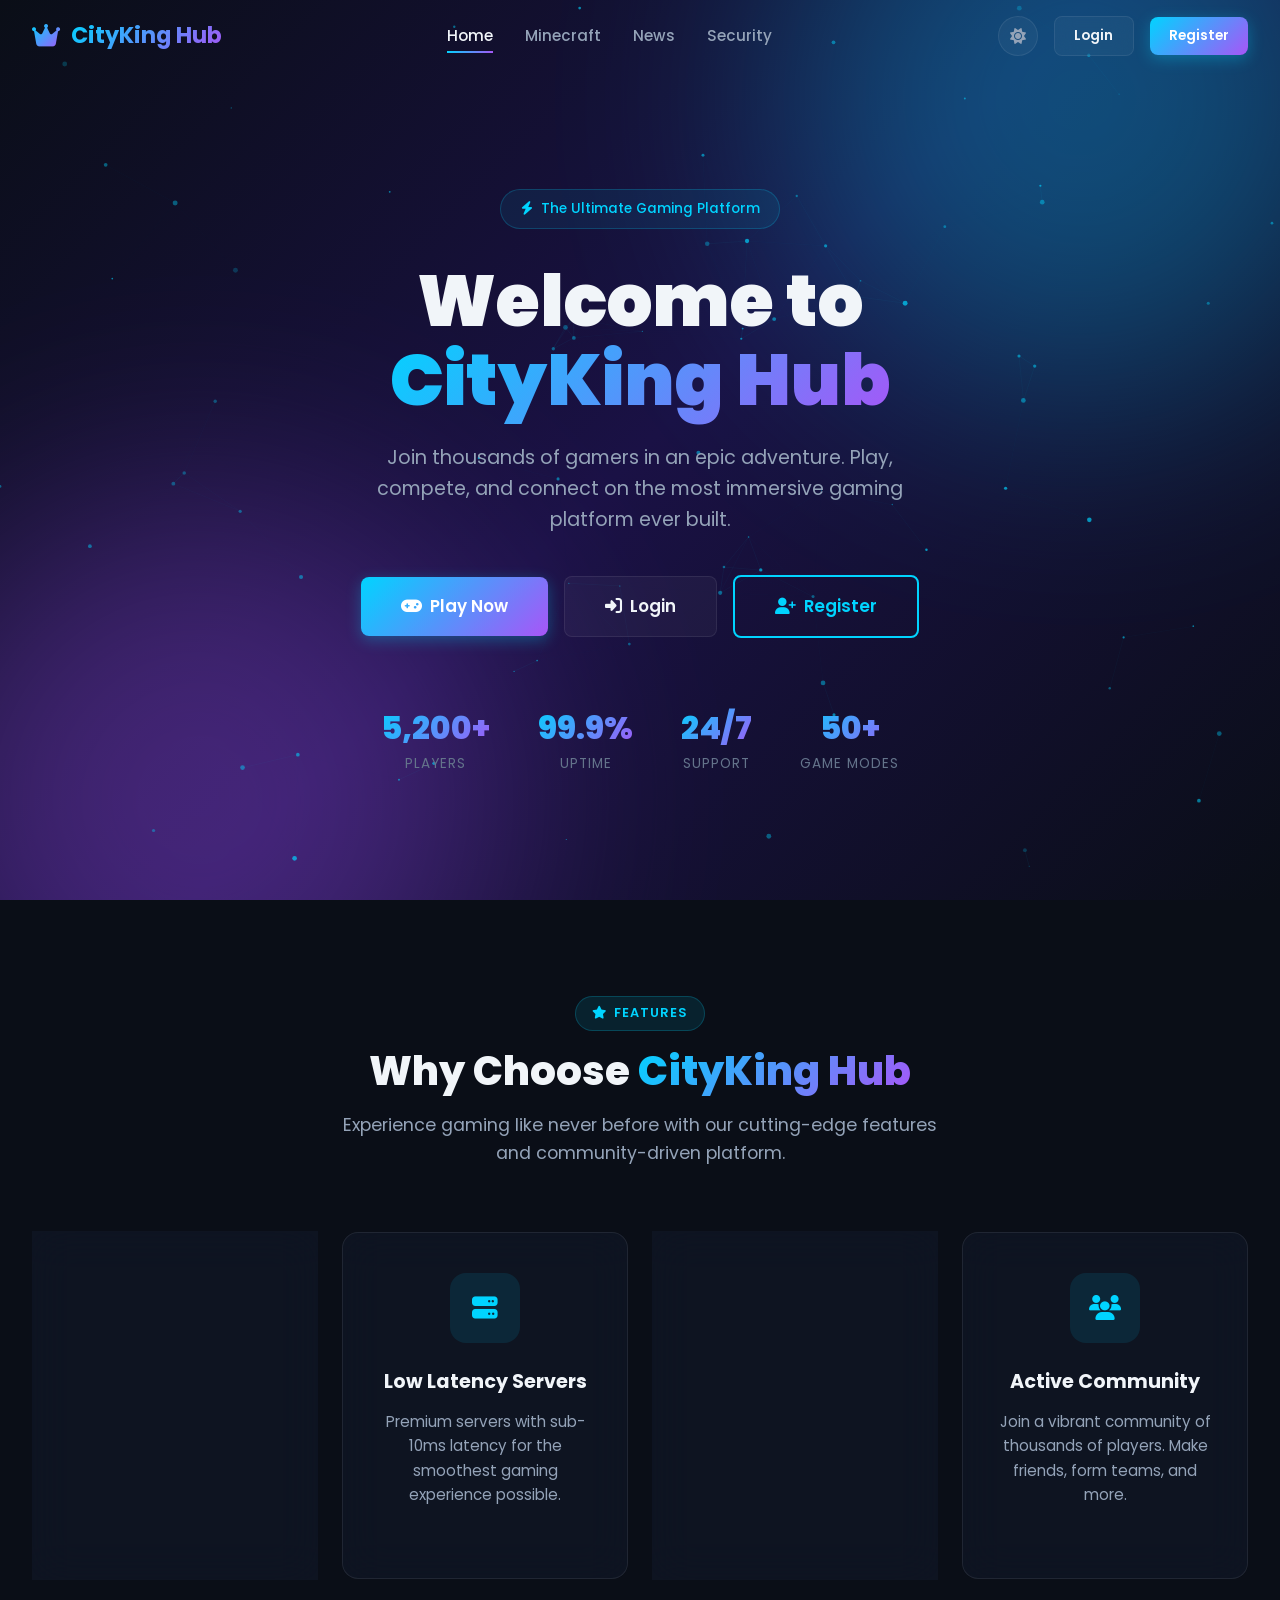
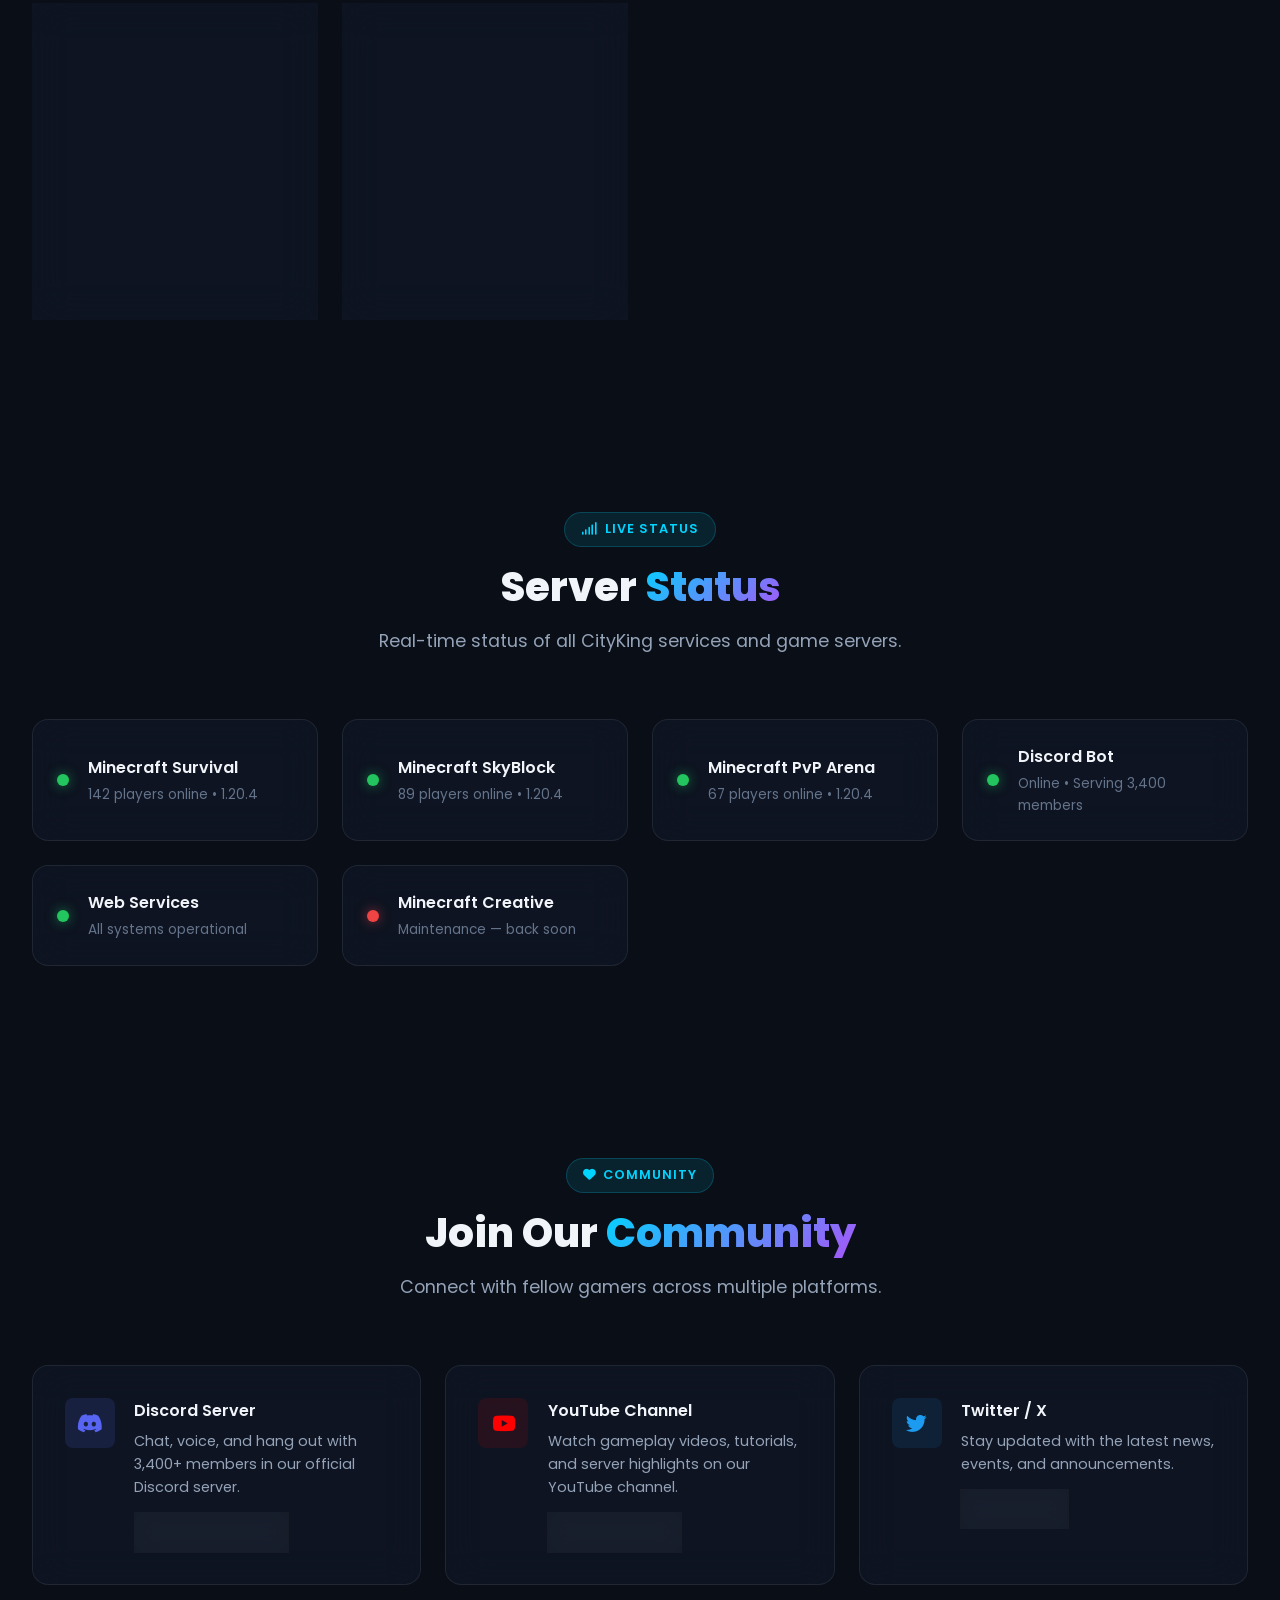
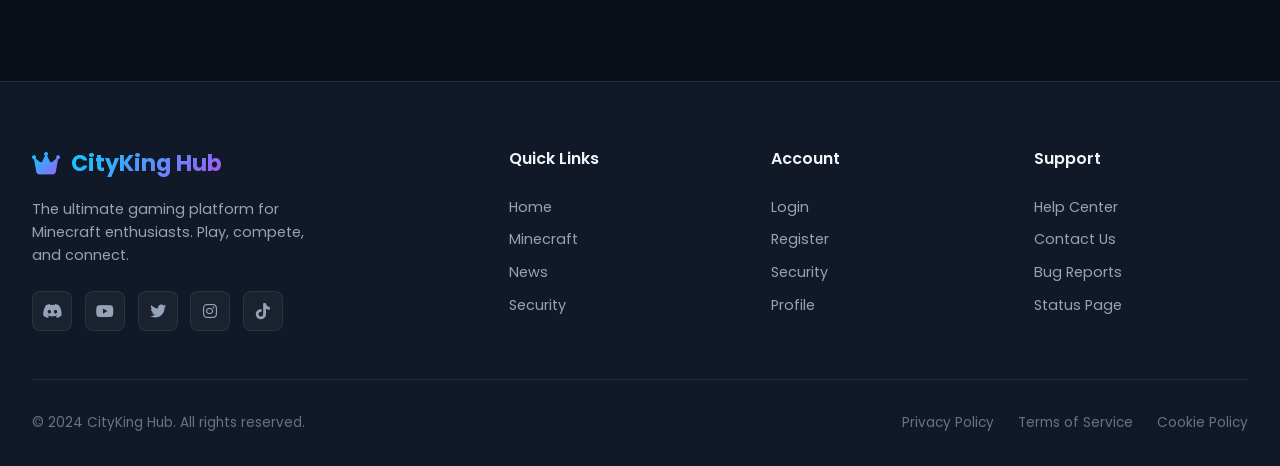
<file: index.html>
<!DOCTYPE html>
<html lang="en" data-theme="dark">
<head>
  <meta charset="UTF-8" />
  <meta name="viewport" content="width=device-width, initial-scale=1.0" />
  <title>CityKing Hub — Home</title>
  <link rel="stylesheet" href="css/style.css" />
  <link rel="stylesheet" href="https://cdnjs.cloudflare.com/ajax/libs/font-awesome/6.5.1/css/all.min.css" />
</head>
<body>
  <!-- Loading Screen -->
  <div class="loading-screen">
    <div class="loader"></div>
    <p>Loading CityKing Hub</p>
  </div>

  <!-- Navbar -->
  <nav class="navbar">
    <div class="nav-container">
      <a href="index.html" class="nav-logo">
        <i class="fas fa-crown"></i>
        <span>CityKing Hub</span>
      </a>
      <div class="nav-links">
        <a href="index.html" class="active">Home</a>
        <a href="minecraft.html">Minecraft</a>
        <a href="news.html">News</a>
        <a href="security.html">Security</a>
      </div>
      <div class="nav-actions">
        <button class="theme-toggle" aria-label="Toggle theme">
          <i class="fas fa-sun"></i>
        </button>
        <a href="login.html" class="btn btn-secondary btn-sm">Login</a>
        <a href="register.html" class="btn btn-primary btn-sm">Register</a>
        <button class="hamburger" aria-label="Menu">
          <span></span><span></span><span></span>
        </button>
      </div>
    </div>
  </nav>

  <!-- Hero Section -->
  <section class="hero">
    <div class="hero-bg"></div>
    <div class="hero-glow hero-glow-1"></div>
    <div class="hero-glow hero-glow-2"></div>
    <canvas id="particles-canvas"></canvas>
    <div class="hero-content">
      <div class="hero-badge">
        <i class="fas fa-bolt"></i>
        <span>The Ultimate Gaming Platform</span>
      </div>
      <h1 class="hero-title">
        Welcome to<br />
        <span class="gradient-text">CityKing Hub</span>
      </h1>
      <p class="hero-subtitle">
        Join thousands of gamers in an epic adventure. Play, compete, and connect on the most immersive gaming platform ever built.
      </p>
      <div class="hero-buttons">
        <a href="minecraft.html" class="btn btn-primary btn-lg">
          <i class="fas fa-gamepad"></i> Play Now
        </a>
        <a href="login.html" class="btn btn-secondary btn-lg">
          <i class="fas fa-sign-in-alt"></i> Login
        </a>
        <a href="register.html" class="btn btn-outline btn-lg">
          <i class="fas fa-user-plus"></i> Register
        </a>
      </div>
      <div class="hero-stats">
        <div class="hero-stat">
          <div class="hero-stat-value">5,200+</div>
          <div class="hero-stat-label">Players</div>
        </div>
        <div class="hero-stat">
          <div class="hero-stat-value">99.9%</div>
          <div class="hero-stat-label">Uptime</div>
        </div>
        <div class="hero-stat">
          <div class="hero-stat-value">24/7</div>
          <div class="hero-stat-label">Support</div>
        </div>
        <div class="hero-stat">
          <div class="hero-stat-value">50+</div>
          <div class="hero-stat-label">Game Modes</div>
        </div>
      </div>
    </div>
  </section>

  <!-- Features Section -->
  <section class="section" id="features">
    <div class="section-header reveal">
      <span class="section-badge"><i class="fas fa-star"></i> Features</span>
      <h2 class="section-title">Why Choose <span class="gradient-text">CityKing Hub</span></h2>
      <p class="section-subtitle">Experience gaming like never before with our cutting-edge features and community-driven platform.</p>
    </div>
    <div class="features-grid">
      <div class="feature-card glass-card reveal">
        <div class="feature-icon"><i class="fas fa-shield-halved"></i></div>
        <h3>Anti-Cheat Protection</h3>
        <p>Advanced anti-cheat systems ensure fair play for every player across all game modes.</p>
      </div>
      <div class="feature-card glass-card reveal">
        <div class="feature-icon"><i class="fas fa-server"></i></div>
        <h3>Low Latency Servers</h3>
        <p>Premium servers with sub-10ms latency for the smoothest gaming experience possible.</p>
      </div>
      <div class="feature-card glass-card reveal">
        <div class="feature-icon"><i class="fas fa-trophy"></i></div>
        <h3>Ranked Competitions</h3>
        <p>Compete in seasonal ranked modes and climb the leaderboards to earn exclusive rewards.</p>
      </div>
      <div class="feature-card glass-card reveal">
        <div class="feature-icon"><i class="fas fa-users"></i></div>
        <h3>Active Community</h3>
        <p>Join a vibrant community of thousands of players. Make friends, form teams, and more.</p>
      </div>
      <div class="feature-card glass-card reveal">
        <div class="feature-icon"><i class="fas fa-code"></i></div>
        <h3>Custom Plugins</h3>
        <p>Enjoy unique gameplay with our custom-built plugins and game mechanics exclusive to CityKing.</p>
      </div>
      <div class="feature-card glass-card reveal">
        <div class="feature-icon"><i class="fas fa-headset"></i></div>
        <h3>24/7 Support</h3>
        <p>Our dedicated support team is available around the clock to help with any issues.</p>
      </div>
    </div>
  </section>

  <!-- Server Status Section -->
  <section class="section" id="status">
    <div class="section-header reveal">
      <span class="section-badge"><i class="fas fa-signal"></i> Live Status</span>
      <h2 class="section-title">Server <span class="gradient-text">Status</span></h2>
      <p class="section-subtitle">Real-time status of all CityKing services and game servers.</p>
    </div>
    <div class="status-grid">
      <div class="status-card glass-card reveal">
        <div class="status-indicator online"></div>
        <div class="status-info">
          <h4>Minecraft Survival</h4>
          <p>142 players online • 1.20.4</p>
        </div>
      </div>
      <div class="status-card glass-card reveal">
        <div class="status-indicator online"></div>
        <div class="status-info">
          <h4>Minecraft SkyBlock</h4>
          <p>89 players online • 1.20.4</p>
        </div>
      </div>
      <div class="status-card glass-card reveal">
        <div class="status-indicator online"></div>
        <div class="status-info">
          <h4>Minecraft PvP Arena</h4>
          <p>67 players online • 1.20.4</p>
        </div>
      </div>
      <div class="status-card glass-card reveal">
        <div class="status-indicator online"></div>
        <div class="status-info">
          <h4>Discord Bot</h4>
          <p>Online • Serving 3,400 members</p>
        </div>
      </div>
      <div class="status-card glass-card reveal">
        <div class="status-indicator online"></div>
        <div class="status-info">
          <h4>Web Services</h4>
          <p>All systems operational</p>
        </div>
      </div>
      <div class="status-card glass-card reveal">
        <div class="status-indicator offline"></div>
        <div class="status-info">
          <h4>Minecraft Creative</h4>
          <p>Maintenance — back soon</p>
        </div>
      </div>
    </div>
  </section>

  <!-- Community Section -->
  <section class="section" id="community">
    <div class="section-header reveal">
      <span class="section-badge"><i class="fas fa-heart"></i> Community</span>
      <h2 class="section-title">Join Our <span class="gradient-text">Community</span></h2>
      <p class="section-subtitle">Connect with fellow gamers across multiple platforms.</p>
    </div>
    <div class="community-grid">
      <div class="community-card glass-card reveal">
        <div class="card-icon discord"><i class="fab fa-discord"></i></div>
        <div>
          <h4>Discord Server</h4>
          <p>Chat, voice, and hang out with 3,400+ members in our official Discord server.</p>
          <a href="#" class="btn btn-sm btn-secondary"><i class="fab fa-discord"></i> Join Discord</a>
        </div>
      </div>
      <div class="community-card glass-card reveal">
        <div class="card-icon youtube"><i class="fab fa-youtube"></i></div>
        <div>
          <h4>YouTube Channel</h4>
          <p>Watch gameplay videos, tutorials, and server highlights on our YouTube channel.</p>
          <a href="#" class="btn btn-sm btn-secondary"><i class="fab fa-youtube"></i> Subscribe</a>
        </div>
      </div>
      <div class="community-card glass-card reveal">
        <div class="card-icon twitter"><i class="fab fa-twitter"></i></div>
        <div>
          <h4>Twitter / X</h4>
          <p>Stay updated with the latest news, events, and announcements.</p>
          <a href="#" class="btn btn-sm btn-secondary"><i class="fab fa-twitter"></i> Follow</a>
        </div>
      </div>
    </div>
  </section>

  <!-- Footer -->
  <footer class="footer">
    <div class="footer-grid">
      <div class="footer-brand">
        <a href="index.html" class="nav-logo">
          <i class="fas fa-crown"></i>
          <span>CityKing Hub</span>
        </a>
        <p>The ultimate gaming platform for Minecraft enthusiasts. Play, compete, and connect.</p>
        <div class="footer-socials">
          <a href="#" aria-label="Discord"><i class="fab fa-discord"></i></a>
          <a href="#" aria-label="YouTube"><i class="fab fa-youtube"></i></a>
          <a href="#" aria-label="Twitter"><i class="fab fa-twitter"></i></a>
          <a href="#" aria-label="Instagram"><i class="fab fa-instagram"></i></a>
          <a href="#" aria-label="TikTok"><i class="fab fa-tiktok"></i></a>
        </div>
      </div>
      <div class="footer-col">
        <h4>Quick Links</h4>
        <a href="index.html">Home</a>
        <a href="minecraft.html">Minecraft</a>
        <a href="news.html">News</a>
        <a href="security.html">Security</a>
      </div>
      <div class="footer-col">
        <h4>Account</h4>
        <a href="login.html">Login</a>
        <a href="register.html">Register</a>
        <a href="security.html">Security</a>
        <a href="#">Profile</a>
      </div>
      <div class="footer-col">
        <h4>Support</h4>
        <a href="#">Help Center</a>
        <a href="#">Contact Us</a>
        <a href="#">Bug Reports</a>
        <a href="#">Status Page</a>
      </div>
    </div>
    <div class="footer-bottom">
      <p>&copy; 2024 CityKing Hub. All rights reserved.</p>
      <div class="footer-bottom-links">
        <a href="#">Privacy Policy</a>
        <a href="#">Terms of Service</a>
        <a href="#">Cookie Policy</a>
      </div>
    </div>
  </footer>

  <script src="js/main.js"></script>
</body>
</html>
</file>
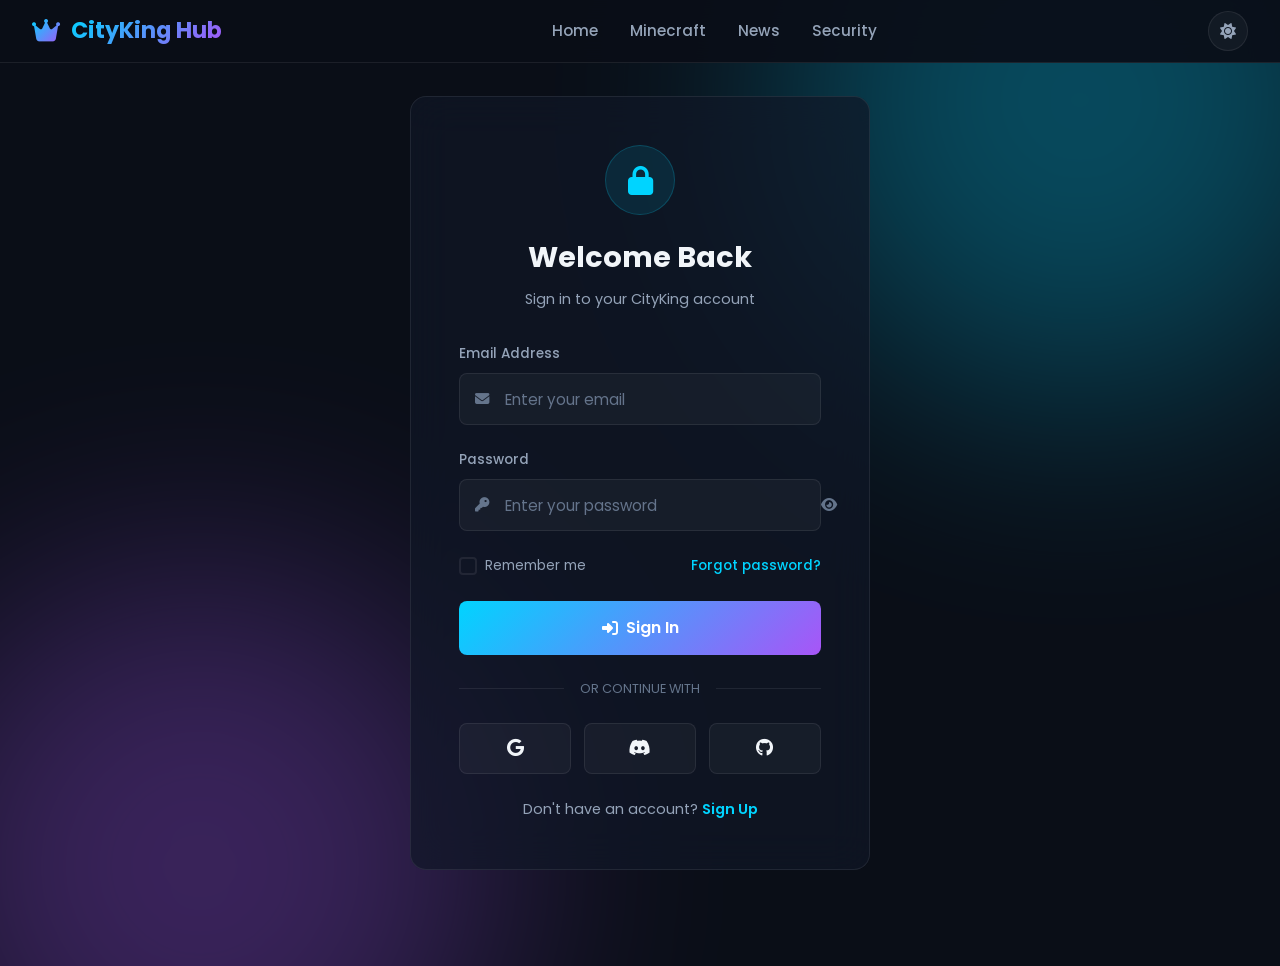
<file: login.html>
<!DOCTYPE html>
<html lang="en" data-theme="dark">
<head>
  <meta charset="UTF-8" />
  <meta name="viewport" content="width=device-width, initial-scale=1.0" />
  <title>CityKing Hub — Login</title>
  <link rel="stylesheet" href="css/style.css" />
  <link rel="stylesheet" href="https://cdnjs.cloudflare.com/ajax/libs/font-awesome/6.5.1/css/all.min.css" />
</head>
<body>
  <!-- Loading Screen -->
  <div class="loading-screen">
    <div class="loader"></div>
    <p>Loading CityKing Hub</p>
  </div>

  <!-- Navbar -->
  <nav class="navbar scrolled">
    <div class="nav-container">
      <a href="index.html" class="nav-logo">
        <i class="fas fa-crown"></i>
        <span>CityKing Hub</span>
      </a>
      <div class="nav-links">
        <a href="index.html">Home</a>
        <a href="minecraft.html">Minecraft</a>
        <a href="news.html">News</a>
        <a href="security.html">Security</a>
      </div>
      <div class="nav-actions">
        <button class="theme-toggle" aria-label="Toggle theme">
          <i class="fas fa-sun"></i>
        </button>
        <button class="hamburger" aria-label="Menu">
          <span></span><span></span><span></span>
        </button>
      </div>
    </div>
  </nav>

  <!-- Login Form -->
  <section class="form-page">
    <div class="hero-glow hero-glow-1"></div>
    <div class="hero-glow hero-glow-2"></div>
    <div class="form-container">
      <div class="form-card glass-card">
        <div class="form-header">
          <div class="form-icon">
            <i class="fas fa-lock"></i>
          </div>
          <h2>Welcome Back</h2>
          <p>Sign in to your CityKing account</p>
        </div>

        <form id="loginForm" novalidate>
          <div class="form-group">
            <label for="email">Email Address</label>
            <div class="input-wrapper">
              <input type="email" id="email" placeholder="Enter your email" autocomplete="email" />
              <i class="fas fa-envelope"></i>
            </div>
          </div>

          <div class="form-group">
            <label for="password">Password</label>
            <div class="input-wrapper">
              <input type="password" id="password" placeholder="Enter your password" autocomplete="current-password" />
              <i class="fas fa-key"></i>
              <button type="button" class="toggle-password" aria-label="Toggle password visibility">
                <i class="fas fa-eye"></i>
              </button>
            </div>
          </div>

          <div class="form-options">
            <label class="checkbox-wrapper">
              <input type="checkbox" id="remember" />
              <span class="checkmark"><i class="fas fa-check"></i></span>
              <span>Remember me</span>
            </label>
            <a href="#">Forgot password?</a>
          </div>

          <button type="submit" class="form-submit">
            <i class="fas fa-sign-in-alt"></i> Sign In
          </button>
        </form>

        <div class="form-divider"><span>or continue with</span></div>

        <div class="social-login">
          <button aria-label="Google"><i class="fab fa-google"></i></button>
          <button aria-label="Discord"><i class="fab fa-discord"></i></button>
          <button aria-label="GitHub"><i class="fab fa-github"></i></button>
        </div>

        <div class="form-footer">
          Don't have an account? <a href="register.html">Sign Up</a>
        </div>
      </div>
    </div>
  </section>

  <script src="js/main.js"></script>
  <script>
    document.addEventListener('DOMContentLoaded', () => {
      initPasswordToggles();

      const form = document.getElementById('loginForm');
      form.addEventListener('submit', (e) => {
        e.preventDefault();
        let valid = true;
        const email = document.getElementById('email');
        const password = document.getElementById('password');

        clearValidation(email);
        clearValidation(password);

        if (!email.value.trim()) {
          showValidation(email, 'Email is required', true);
          valid = false;
        } else if (!/^[^\s@]+@[^\s@]+\.[^\s@]+$/.test(email.value)) {
          showValidation(email, 'Please enter a valid email', true);
          valid = false;
        } else {
          showValidation(email, 'Looks good!', false);
        }

        if (!password.value) {
          showValidation(password, 'Password is required', true);
          valid = false;
        } else if (password.value.length < 6) {
          showValidation(password, 'Password must be at least 6 characters', true);
          valid = false;
        } else {
          showValidation(password, 'Looks good!', false);
        }

        if (valid) {
          showToast('Login successful! Redirecting…', 'success');
          setTimeout(() => { window.location.href = 'index.html'; }, 1500);
        }
      });
    });
  </script>
</body>
</html>
</file>
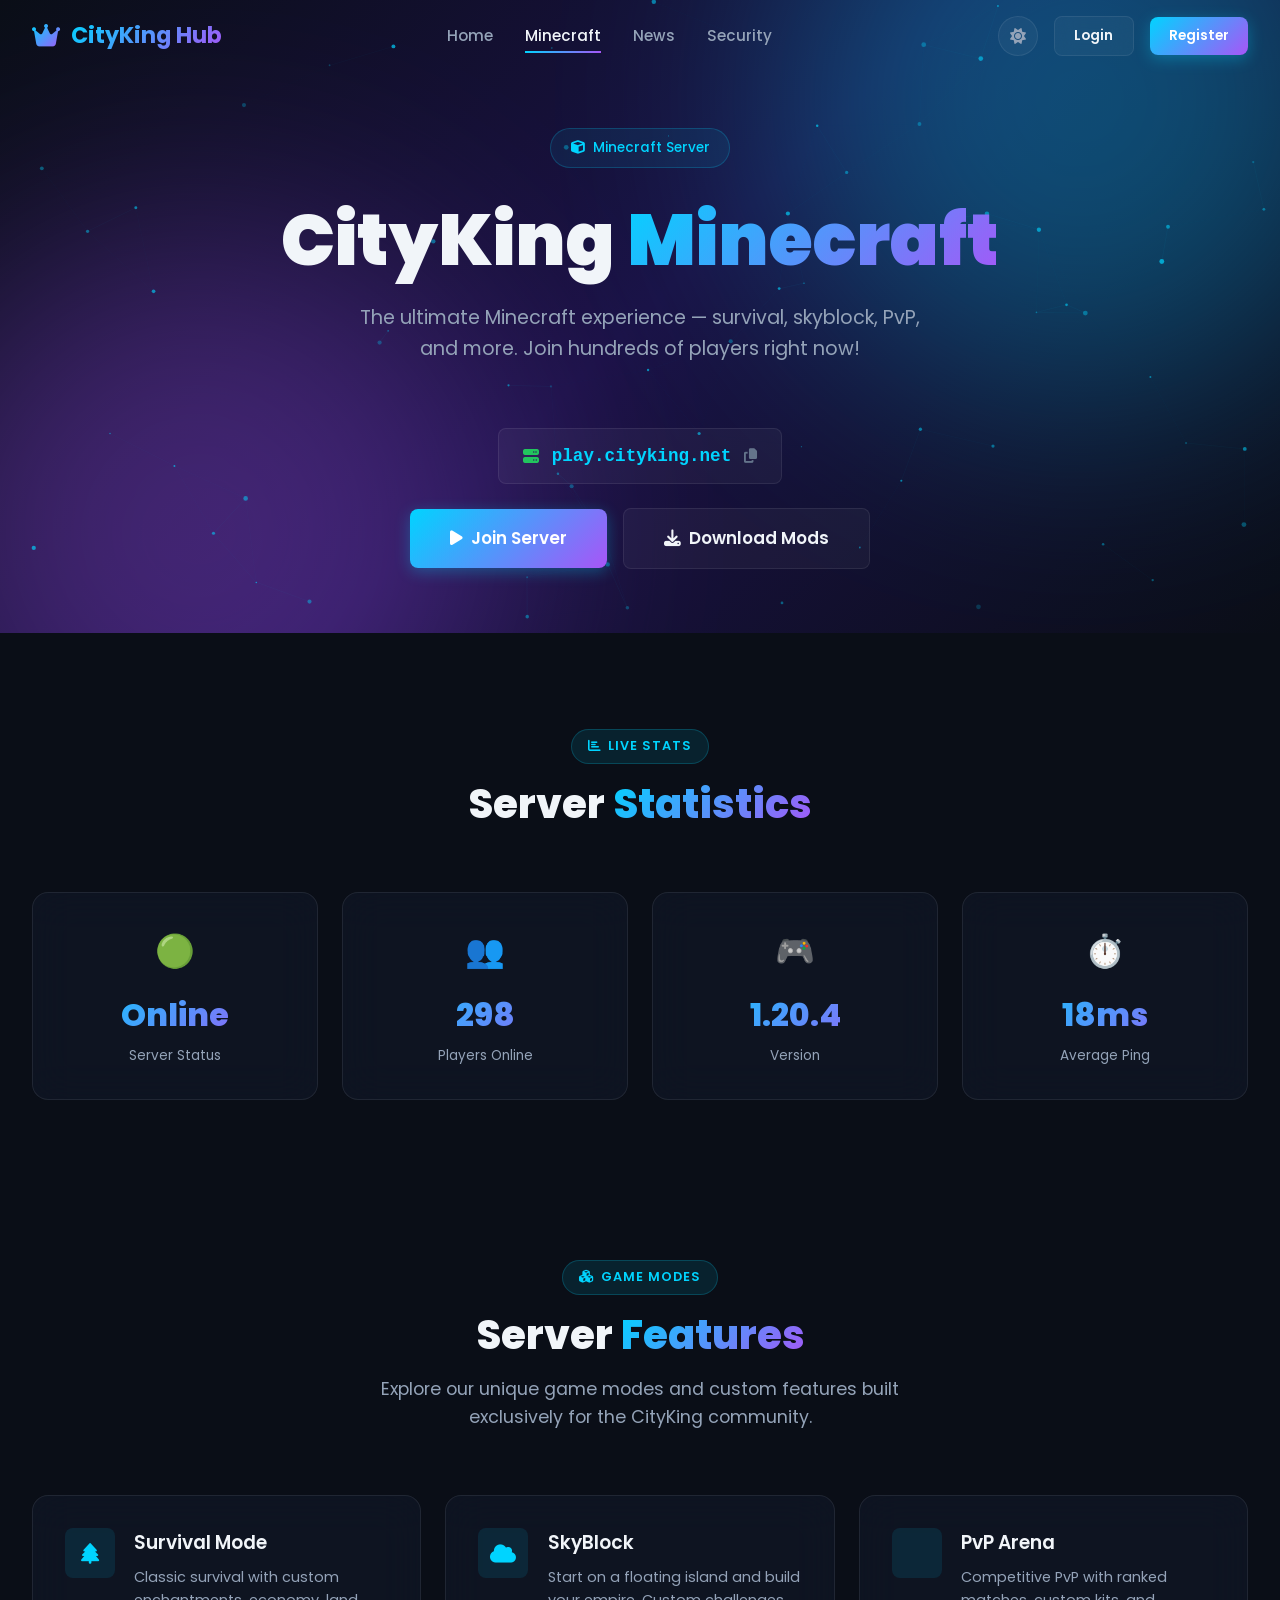
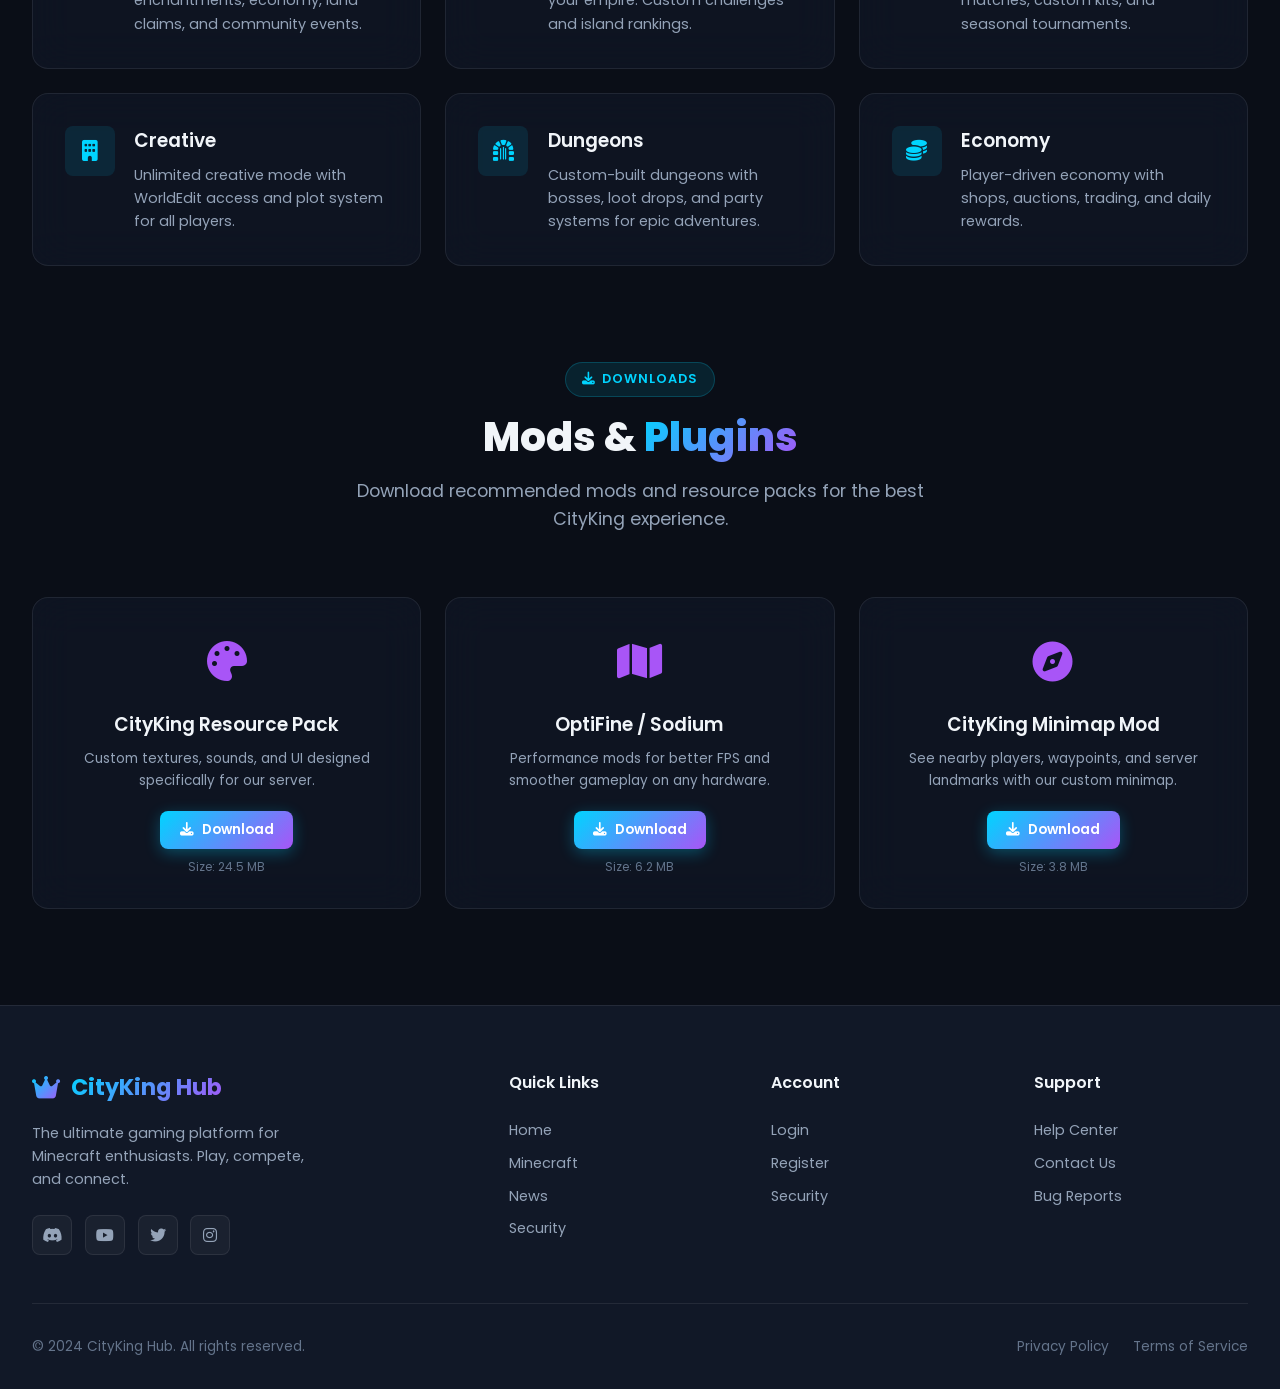
<file: minecraft.html>
<!DOCTYPE html>
<html lang="en" data-theme="dark">
<head>
  <meta charset="UTF-8" />
  <meta name="viewport" content="width=device-width, initial-scale=1.0" />
  <title>CityKing Hub — Minecraft Server</title>
  <link rel="stylesheet" href="css/style.css" />
  <link rel="stylesheet" href="https://cdnjs.cloudflare.com/ajax/libs/font-awesome/6.5.1/css/all.min.css" />
</head>
<body>
  <!-- Loading Screen -->
  <div class="loading-screen">
    <div class="loader"></div>
    <p>Loading CityKing Hub</p>
  </div>

  <!-- Navbar -->
  <nav class="navbar">
    <div class="nav-container">
      <a href="index.html" class="nav-logo">
        <i class="fas fa-crown"></i>
        <span>CityKing Hub</span>
      </a>
      <div class="nav-links">
        <a href="index.html">Home</a>
        <a href="minecraft.html" class="active">Minecraft</a>
        <a href="news.html">News</a>
        <a href="security.html">Security</a>
      </div>
      <div class="nav-actions">
        <button class="theme-toggle" aria-label="Toggle theme">
          <i class="fas fa-sun"></i>
        </button>
        <a href="login.html" class="btn btn-secondary btn-sm">Login</a>
        <a href="register.html" class="btn btn-primary btn-sm">Register</a>
        <button class="hamburger" aria-label="Menu">
          <span></span><span></span><span></span>
        </button>
      </div>
    </div>
  </nav>

  <!-- Minecraft Hero -->
  <section class="mc-hero">
    <div class="hero-bg"></div>
    <div class="hero-glow hero-glow-1"></div>
    <div class="hero-glow hero-glow-2"></div>
    <canvas id="particles-canvas"></canvas>
    <div class="mc-hero-content">
      <span class="hero-badge">
        <i class="fas fa-cube"></i>
        <span>Minecraft Server</span>
      </span>
      <h1 class="hero-title">
        CityKing <span class="gradient-text">Minecraft</span>
      </h1>
      <p class="hero-subtitle">
        The ultimate Minecraft experience — survival, skyblock, PvP, and more. Join hundreds of players right now!
      </p>
      <div class="mc-server-ip" onclick="copyToClipboard('play.cityking.net')">
        <i class="fas fa-server" style="color:var(--neon-green);"></i>
        <code>play.cityking.net</code>
        <button class="copy-btn" aria-label="Copy IP">
          <i class="fas fa-copy"></i>
        </button>
      </div>
      <div class="hero-buttons" style="margin-top:1.5rem;">
        <a href="#" class="btn btn-primary btn-lg">
          <i class="fas fa-play"></i> Join Server
        </a>
        <a href="#downloads" class="btn btn-secondary btn-lg">
          <i class="fas fa-download"></i> Download Mods
        </a>
      </div>
    </div>
  </section>

  <!-- Server Stats -->
  <section class="section">
    <div class="section-header reveal">
      <span class="section-badge"><i class="fas fa-chart-bar"></i> Live Stats</span>
      <h2 class="section-title">Server <span class="gradient-text">Statistics</span></h2>
    </div>
    <div class="mc-stats">
      <div class="mc-stat-card glass-card reveal">
        <div class="stat-icon">🟢</div>
        <div class="stat-value">Online</div>
        <div class="stat-label">Server Status</div>
      </div>
      <div class="mc-stat-card glass-card reveal">
        <div class="stat-icon">👥</div>
        <div class="stat-value">298</div>
        <div class="stat-label">Players Online</div>
      </div>
      <div class="mc-stat-card glass-card reveal">
        <div class="stat-icon">🎮</div>
        <div class="stat-value">1.20.4</div>
        <div class="stat-label">Version</div>
      </div>
      <div class="mc-stat-card glass-card reveal">
        <div class="stat-icon">⏱️</div>
        <div class="stat-value">18ms</div>
        <div class="stat-label">Average Ping</div>
      </div>
    </div>
  </section>

  <!-- Server Features -->
  <section class="section" style="padding-top:0;">
    <div class="section-header reveal">
      <span class="section-badge"><i class="fas fa-cubes"></i> Game Modes</span>
      <h2 class="section-title">Server <span class="gradient-text">Features</span></h2>
      <p class="section-subtitle">Explore our unique game modes and custom features built exclusively for the CityKing community.</p>
    </div>
    <div class="mc-features-grid">
      <div class="mc-feature-card glass-card reveal">
        <div class="icon-box"><i class="fas fa-tree"></i></div>
        <div>
          <h3>Survival Mode</h3>
          <p>Classic survival with custom enchantments, economy, land claims, and community events.</p>
        </div>
      </div>
      <div class="mc-feature-card glass-card reveal">
        <div class="icon-box"><i class="fas fa-cloud"></i></div>
        <div>
          <h3>SkyBlock</h3>
          <p>Start on a floating island and build your empire. Custom challenges and island rankings.</p>
        </div>
      </div>
      <div class="mc-feature-card glass-card reveal">
        <div class="icon-box"><i class="fas fa-swords"></i></div>
        <div>
          <h3>PvP Arena</h3>
          <p>Competitive PvP with ranked matches, custom kits, and seasonal tournaments.</p>
        </div>
      </div>
      <div class="mc-feature-card glass-card reveal">
        <div class="icon-box"><i class="fas fa-building"></i></div>
        <div>
          <h3>Creative</h3>
          <p>Unlimited creative mode with WorldEdit access and plot system for all players.</p>
        </div>
      </div>
      <div class="mc-feature-card glass-card reveal">
        <div class="icon-box"><i class="fas fa-dungeon"></i></div>
        <div>
          <h3>Dungeons</h3>
          <p>Custom-built dungeons with bosses, loot drops, and party systems for epic adventures.</p>
        </div>
      </div>
      <div class="mc-feature-card glass-card reveal">
        <div class="icon-box"><i class="fas fa-coins"></i></div>
        <div>
          <h3>Economy</h3>
          <p>Player-driven economy with shops, auctions, trading, and daily rewards.</p>
        </div>
      </div>
    </div>
  </section>

  <!-- Downloads -->
  <section class="section" id="downloads" style="padding-top:0;">
    <div class="section-header reveal">
      <span class="section-badge"><i class="fas fa-download"></i> Downloads</span>
      <h2 class="section-title">Mods &amp; <span class="gradient-text">Plugins</span></h2>
      <p class="section-subtitle">Download recommended mods and resource packs for the best CityKing experience.</p>
    </div>
    <div class="downloads-grid">
      <div class="download-card glass-card reveal">
        <div class="dl-icon"><i class="fas fa-palette"></i></div>
        <h3>CityKing Resource Pack</h3>
        <p>Custom textures, sounds, and UI designed specifically for our server.</p>
        <a href="#" class="btn btn-primary btn-sm">
          <i class="fas fa-download"></i> Download
        </a>
        <span class="dl-size">Size: 24.5 MB</span>
      </div>
      <div class="download-card glass-card reveal">
        <div class="dl-icon"><i class="fas fa-map"></i></div>
        <h3>OptiFine / Sodium</h3>
        <p>Performance mods for better FPS and smoother gameplay on any hardware.</p>
        <a href="#" class="btn btn-primary btn-sm">
          <i class="fas fa-download"></i> Download
        </a>
        <span class="dl-size">Size: 6.2 MB</span>
      </div>
      <div class="download-card glass-card reveal">
        <div class="dl-icon"><i class="fas fa-compass"></i></div>
        <h3>CityKing Minimap Mod</h3>
        <p>See nearby players, waypoints, and server landmarks with our custom minimap.</p>
        <a href="#" class="btn btn-primary btn-sm">
          <i class="fas fa-download"></i> Download
        </a>
        <span class="dl-size">Size: 3.8 MB</span>
      </div>
    </div>
  </section>

  <!-- Footer -->
  <footer class="footer">
    <div class="footer-grid">
      <div class="footer-brand">
        <a href="index.html" class="nav-logo">
          <i class="fas fa-crown"></i>
          <span>CityKing Hub</span>
        </a>
        <p>The ultimate gaming platform for Minecraft enthusiasts. Play, compete, and connect.</p>
        <div class="footer-socials">
          <a href="#" aria-label="Discord"><i class="fab fa-discord"></i></a>
          <a href="#" aria-label="YouTube"><i class="fab fa-youtube"></i></a>
          <a href="#" aria-label="Twitter"><i class="fab fa-twitter"></i></a>
          <a href="#" aria-label="Instagram"><i class="fab fa-instagram"></i></a>
        </div>
      </div>
      <div class="footer-col">
        <h4>Quick Links</h4>
        <a href="index.html">Home</a>
        <a href="minecraft.html">Minecraft</a>
        <a href="news.html">News</a>
        <a href="security.html">Security</a>
      </div>
      <div class="footer-col">
        <h4>Account</h4>
        <a href="login.html">Login</a>
        <a href="register.html">Register</a>
        <a href="security.html">Security</a>
      </div>
      <div class="footer-col">
        <h4>Support</h4>
        <a href="#">Help Center</a>
        <a href="#">Contact Us</a>
        <a href="#">Bug Reports</a>
      </div>
    </div>
    <div class="footer-bottom">
      <p>&copy; 2024 CityKing Hub. All rights reserved.</p>
      <div class="footer-bottom-links">
        <a href="#">Privacy Policy</a>
        <a href="#">Terms of Service</a>
      </div>
    </div>
  </footer>

  <script src="js/main.js"></script>
</body>
</html>
</file>
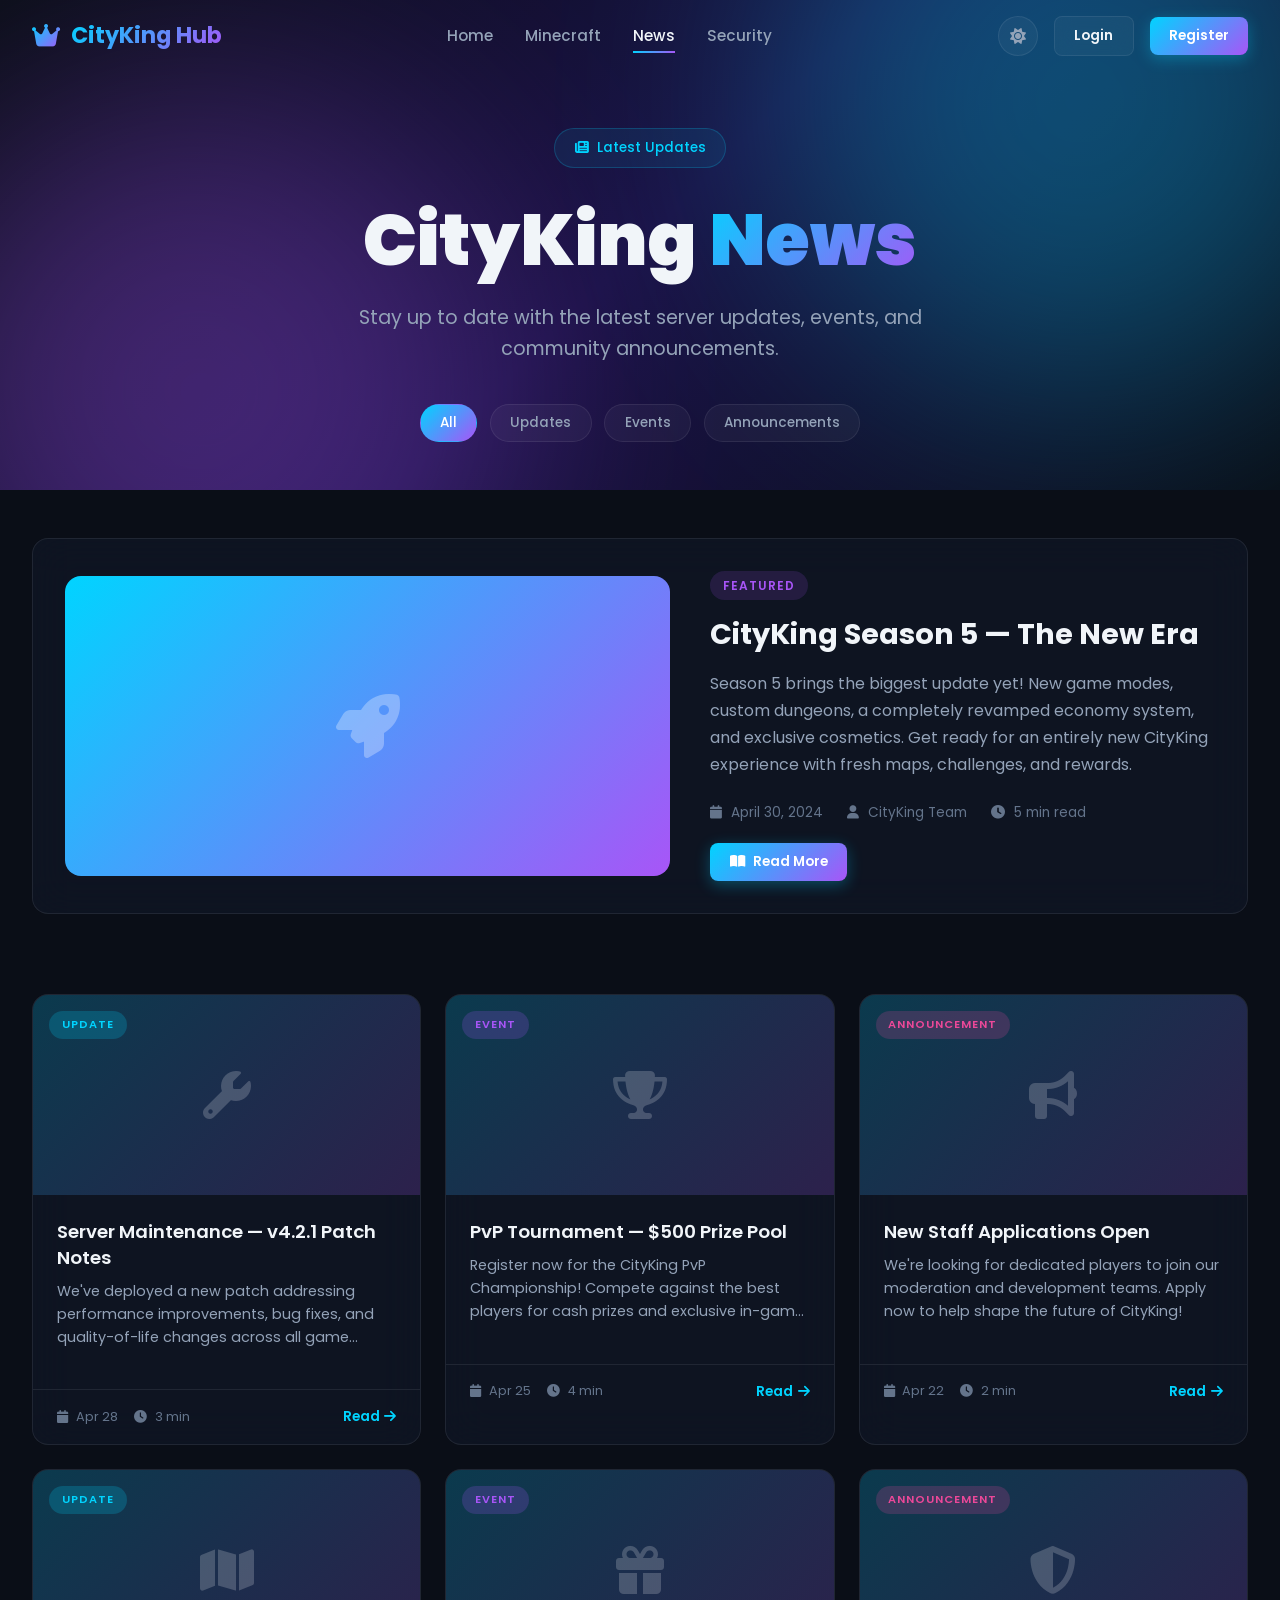
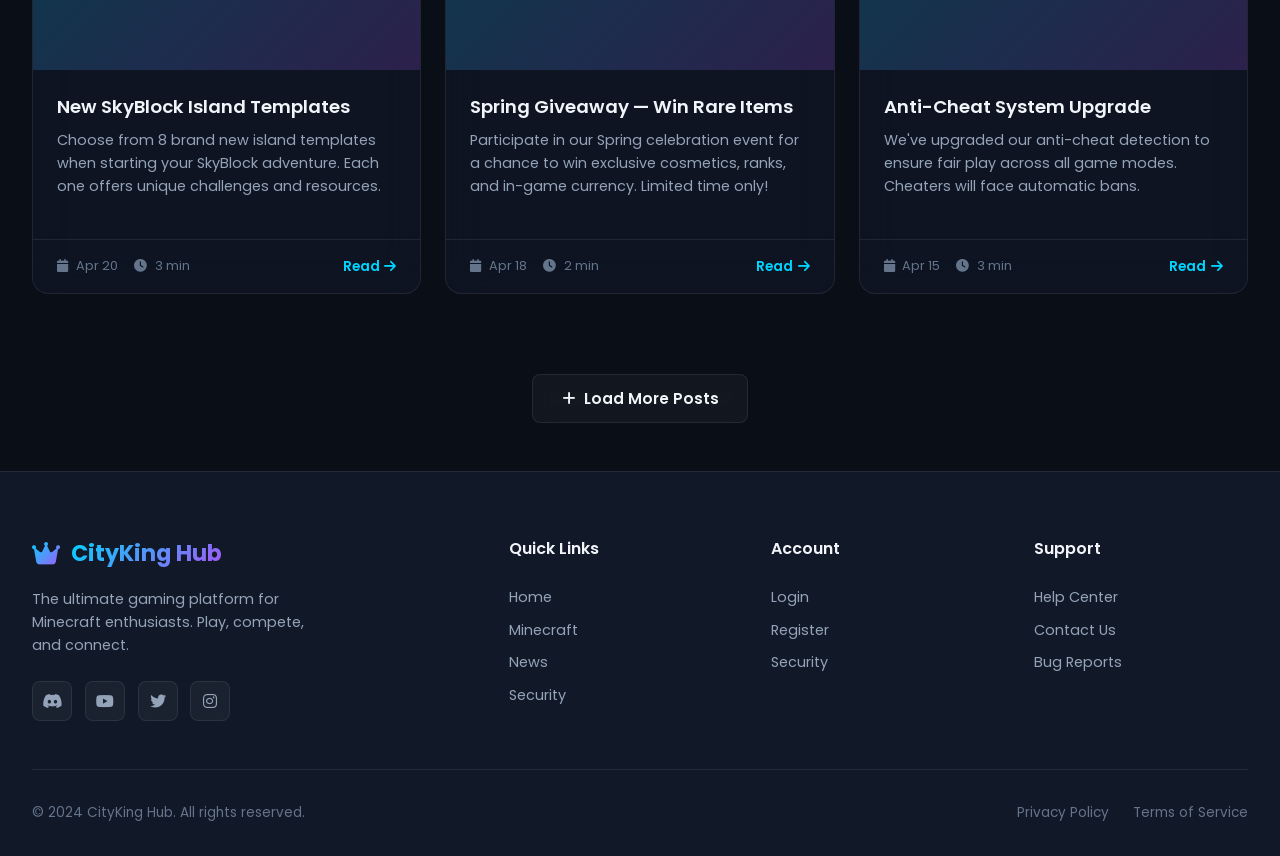
<file: news.html>
<!DOCTYPE html>
<html lang="en" data-theme="dark">
<head>
  <meta charset="UTF-8" />
  <meta name="viewport" content="width=device-width, initial-scale=1.0" />
  <title>CityKing Hub — News</title>
  <link rel="stylesheet" href="css/style.css" />
  <link rel="stylesheet" href="https://cdnjs.cloudflare.com/ajax/libs/font-awesome/6.5.1/css/all.min.css" />
</head>
<body>
  <!-- Loading Screen -->
  <div class="loading-screen">
    <div class="loader"></div>
    <p>Loading CityKing Hub</p>
  </div>

  <!-- Navbar -->
  <nav class="navbar">
    <div class="nav-container">
      <a href="index.html" class="nav-logo">
        <i class="fas fa-crown"></i>
        <span>CityKing Hub</span>
      </a>
      <div class="nav-links">
        <a href="index.html">Home</a>
        <a href="minecraft.html">Minecraft</a>
        <a href="news.html" class="active">News</a>
        <a href="security.html">Security</a>
      </div>
      <div class="nav-actions">
        <button class="theme-toggle" aria-label="Toggle theme">
          <i class="fas fa-sun"></i>
        </button>
        <a href="login.html" class="btn btn-secondary btn-sm">Login</a>
        <a href="register.html" class="btn btn-primary btn-sm">Register</a>
        <button class="hamburger" aria-label="Menu">
          <span></span><span></span><span></span>
        </button>
      </div>
    </div>
  </nav>

  <!-- News Hero -->
  <section class="news-hero">
    <div class="hero-bg"></div>
    <div class="hero-glow hero-glow-1"></div>
    <div class="hero-glow hero-glow-2"></div>
    <div style="position:relative;z-index:2;">
      <span class="hero-badge" style="animation:fadeInDown 0.6s ease;">
        <i class="fas fa-newspaper"></i>
        <span>Latest Updates</span>
      </span>
      <h1 class="hero-title" style="animation:fadeInUp 0.6s ease 0.2s both;">
        CityKing <span class="gradient-text">News</span>
      </h1>
      <p class="hero-subtitle" style="animation:fadeInUp 0.6s ease 0.4s both;">
        Stay up to date with the latest server updates, events, and community announcements.
      </p>
      <div class="news-categories" style="animation:fadeInUp 0.6s ease 0.6s both;">
        <button class="cat-btn active" data-category="all">All</button>
        <button class="cat-btn" data-category="update">Updates</button>
        <button class="cat-btn" data-category="event">Events</button>
        <button class="cat-btn" data-category="announcement">Announcements</button>
      </div>
    </div>
  </section>

  <!-- Featured Post -->
  <section class="featured-post">
    <div class="featured-card glass-card reveal">
      <div class="featured-img">
        <i class="fas fa-rocket"></i>
      </div>
      <div class="featured-content">
        <span class="post-tag">Featured</span>
        <h2>CityKing Season 5 — The New Era</h2>
        <p>
          Season 5 brings the biggest update yet! New game modes, custom dungeons, a completely revamped economy system, and
          exclusive cosmetics. Get ready for an entirely new CityKing experience with fresh maps, challenges, and rewards.
        </p>
        <div class="post-meta">
          <span><i class="fas fa-calendar"></i> April 30, 2024</span>
          <span><i class="fas fa-user"></i> CityKing Team</span>
          <span><i class="fas fa-clock"></i> 5 min read</span>
        </div>
        <a href="#" class="btn btn-primary btn-sm" style="margin-top:1.2rem;">
          <i class="fas fa-book-open"></i> Read More
        </a>
      </div>
    </div>
  </section>

  <!-- News Grid -->
  <div class="news-grid">
    <!-- Card 1 -->
    <div class="news-card glass-card reveal" data-category="update">
      <div class="news-card-img">
        <span class="post-tag update">Update</span>
        <i class="fas fa-wrench"></i>
      </div>
      <div class="news-card-body">
        <h3>Server Maintenance — v4.2.1 Patch Notes</h3>
        <p>We've deployed a new patch addressing performance improvements, bug fixes, and quality-of-life changes across all game modes.</p>
      </div>
      <div class="news-card-footer">
        <div class="post-meta">
          <span><i class="fas fa-calendar"></i> Apr 28</span>
          <span><i class="fas fa-clock"></i> 3 min</span>
        </div>
        <a href="#" class="read-more">Read <i class="fas fa-arrow-right"></i></a>
      </div>
    </div>

    <!-- Card 2 -->
    <div class="news-card glass-card reveal" data-category="event">
      <div class="news-card-img">
        <span class="post-tag event">Event</span>
        <i class="fas fa-trophy"></i>
      </div>
      <div class="news-card-body">
        <h3>PvP Tournament — $500 Prize Pool</h3>
        <p>Register now for the CityKing PvP Championship! Compete against the best players for cash prizes and exclusive in-game rewards.</p>
      </div>
      <div class="news-card-footer">
        <div class="post-meta">
          <span><i class="fas fa-calendar"></i> Apr 25</span>
          <span><i class="fas fa-clock"></i> 4 min</span>
        </div>
        <a href="#" class="read-more">Read <i class="fas fa-arrow-right"></i></a>
      </div>
    </div>

    <!-- Card 3 -->
    <div class="news-card glass-card reveal" data-category="announcement">
      <div class="news-card-img">
        <span class="post-tag announcement">Announcement</span>
        <i class="fas fa-bullhorn"></i>
      </div>
      <div class="news-card-body">
        <h3>New Staff Applications Open</h3>
        <p>We're looking for dedicated players to join our moderation and development teams. Apply now to help shape the future of CityKing!</p>
      </div>
      <div class="news-card-footer">
        <div class="post-meta">
          <span><i class="fas fa-calendar"></i> Apr 22</span>
          <span><i class="fas fa-clock"></i> 2 min</span>
        </div>
        <a href="#" class="read-more">Read <i class="fas fa-arrow-right"></i></a>
      </div>
    </div>

    <!-- Card 4 -->
    <div class="news-card glass-card reveal" data-category="update">
      <div class="news-card-img">
        <span class="post-tag update">Update</span>
        <i class="fas fa-map"></i>
      </div>
      <div class="news-card-body">
        <h3>New SkyBlock Island Templates</h3>
        <p>Choose from 8 brand new island templates when starting your SkyBlock adventure. Each one offers unique challenges and resources.</p>
      </div>
      <div class="news-card-footer">
        <div class="post-meta">
          <span><i class="fas fa-calendar"></i> Apr 20</span>
          <span><i class="fas fa-clock"></i> 3 min</span>
        </div>
        <a href="#" class="read-more">Read <i class="fas fa-arrow-right"></i></a>
      </div>
    </div>

    <!-- Card 5 -->
    <div class="news-card glass-card reveal" data-category="event">
      <div class="news-card-img">
        <span class="post-tag event">Event</span>
        <i class="fas fa-gift"></i>
      </div>
      <div class="news-card-body">
        <h3>Spring Giveaway — Win Rare Items</h3>
        <p>Participate in our Spring celebration event for a chance to win exclusive cosmetics, ranks, and in-game currency. Limited time only!</p>
      </div>
      <div class="news-card-footer">
        <div class="post-meta">
          <span><i class="fas fa-calendar"></i> Apr 18</span>
          <span><i class="fas fa-clock"></i> 2 min</span>
        </div>
        <a href="#" class="read-more">Read <i class="fas fa-arrow-right"></i></a>
      </div>
    </div>

    <!-- Card 6 -->
    <div class="news-card glass-card reveal" data-category="announcement">
      <div class="news-card-img">
        <span class="post-tag announcement">Announcement</span>
        <i class="fas fa-shield-halved"></i>
      </div>
      <div class="news-card-body">
        <h3>Anti-Cheat System Upgrade</h3>
        <p>We've upgraded our anti-cheat detection to ensure fair play across all game modes. Cheaters will face automatic bans.</p>
      </div>
      <div class="news-card-footer">
        <div class="post-meta">
          <span><i class="fas fa-calendar"></i> Apr 15</span>
          <span><i class="fas fa-clock"></i> 3 min</span>
        </div>
        <a href="#" class="read-more">Read <i class="fas fa-arrow-right"></i></a>
      </div>
    </div>

    <!-- Hidden cards for Load More -->
    <div class="news-card glass-card reveal" data-category="update" data-hidden="true" style="display:none;">
      <div class="news-card-img">
        <span class="post-tag update">Update</span>
        <i class="fas fa-bolt"></i>
      </div>
      <div class="news-card-body">
        <h3>Economy Rebalance — v4.1</h3>
        <p>Shop prices, sell rates, and job payouts have been rebalanced for a healthier in-game economy across all servers.</p>
      </div>
      <div class="news-card-footer">
        <div class="post-meta">
          <span><i class="fas fa-calendar"></i> Apr 12</span>
          <span><i class="fas fa-clock"></i> 2 min</span>
        </div>
        <a href="#" class="read-more">Read <i class="fas fa-arrow-right"></i></a>
      </div>
    </div>

    <div class="news-card glass-card reveal" data-category="event" data-hidden="true" style="display:none;">
      <div class="news-card-img">
        <span class="post-tag event">Event</span>
        <i class="fas fa-dragon"></i>
      </div>
      <div class="news-card-body">
        <h3>Dragon Boss Fight — Weekend Event</h3>
        <p>Team up with other players to defeat the Ender Dragon in a custom boss fight arena with exclusive loot drops.</p>
      </div>
      <div class="news-card-footer">
        <div class="post-meta">
          <span><i class="fas fa-calendar"></i> Apr 10</span>
          <span><i class="fas fa-clock"></i> 3 min</span>
        </div>
        <a href="#" class="read-more">Read <i class="fas fa-arrow-right"></i></a>
      </div>
    </div>

    <div class="news-card glass-card reveal" data-category="announcement" data-hidden="true" style="display:none;">
      <div class="news-card-img">
        <span class="post-tag announcement">Announcement</span>
        <i class="fas fa-code-branch"></i>
      </div>
      <div class="news-card-body">
        <h3>Open Source Plugin API</h3>
        <p>Developers can now create custom plugins using our new open-source API. Documentation and examples available on GitHub.</p>
      </div>
      <div class="news-card-footer">
        <div class="post-meta">
          <span><i class="fas fa-calendar"></i> Apr 8</span>
          <span><i class="fas fa-clock"></i> 4 min</span>
        </div>
        <a href="#" class="read-more">Read <i class="fas fa-arrow-right"></i></a>
      </div>
    </div>
  </div>

  <!-- Load More -->
  <div class="load-more-section">
    <button class="btn btn-secondary load-more-btn">
      <i class="fas fa-plus"></i> Load More Posts
    </button>
  </div>

  <!-- Footer -->
  <footer class="footer">
    <div class="footer-grid">
      <div class="footer-brand">
        <a href="index.html" class="nav-logo">
          <i class="fas fa-crown"></i>
          <span>CityKing Hub</span>
        </a>
        <p>The ultimate gaming platform for Minecraft enthusiasts. Play, compete, and connect.</p>
        <div class="footer-socials">
          <a href="#" aria-label="Discord"><i class="fab fa-discord"></i></a>
          <a href="#" aria-label="YouTube"><i class="fab fa-youtube"></i></a>
          <a href="#" aria-label="Twitter"><i class="fab fa-twitter"></i></a>
          <a href="#" aria-label="Instagram"><i class="fab fa-instagram"></i></a>
        </div>
      </div>
      <div class="footer-col">
        <h4>Quick Links</h4>
        <a href="index.html">Home</a>
        <a href="minecraft.html">Minecraft</a>
        <a href="news.html">News</a>
        <a href="security.html">Security</a>
      </div>
      <div class="footer-col">
        <h4>Account</h4>
        <a href="login.html">Login</a>
        <a href="register.html">Register</a>
        <a href="security.html">Security</a>
      </div>
      <div class="footer-col">
        <h4>Support</h4>
        <a href="#">Help Center</a>
        <a href="#">Contact Us</a>
        <a href="#">Bug Reports</a>
      </div>
    </div>
    <div class="footer-bottom">
      <p>&copy; 2024 CityKing Hub. All rights reserved.</p>
      <div class="footer-bottom-links">
        <a href="#">Privacy Policy</a>
        <a href="#">Terms of Service</a>
      </div>
    </div>
  </footer>

  <script src="js/main.js"></script>
  <script>
    document.addEventListener('DOMContentLoaded', () => {
      initCategoryFilter();
      initLoadMore();
    });
  </script>
</body>
</html>
</file>
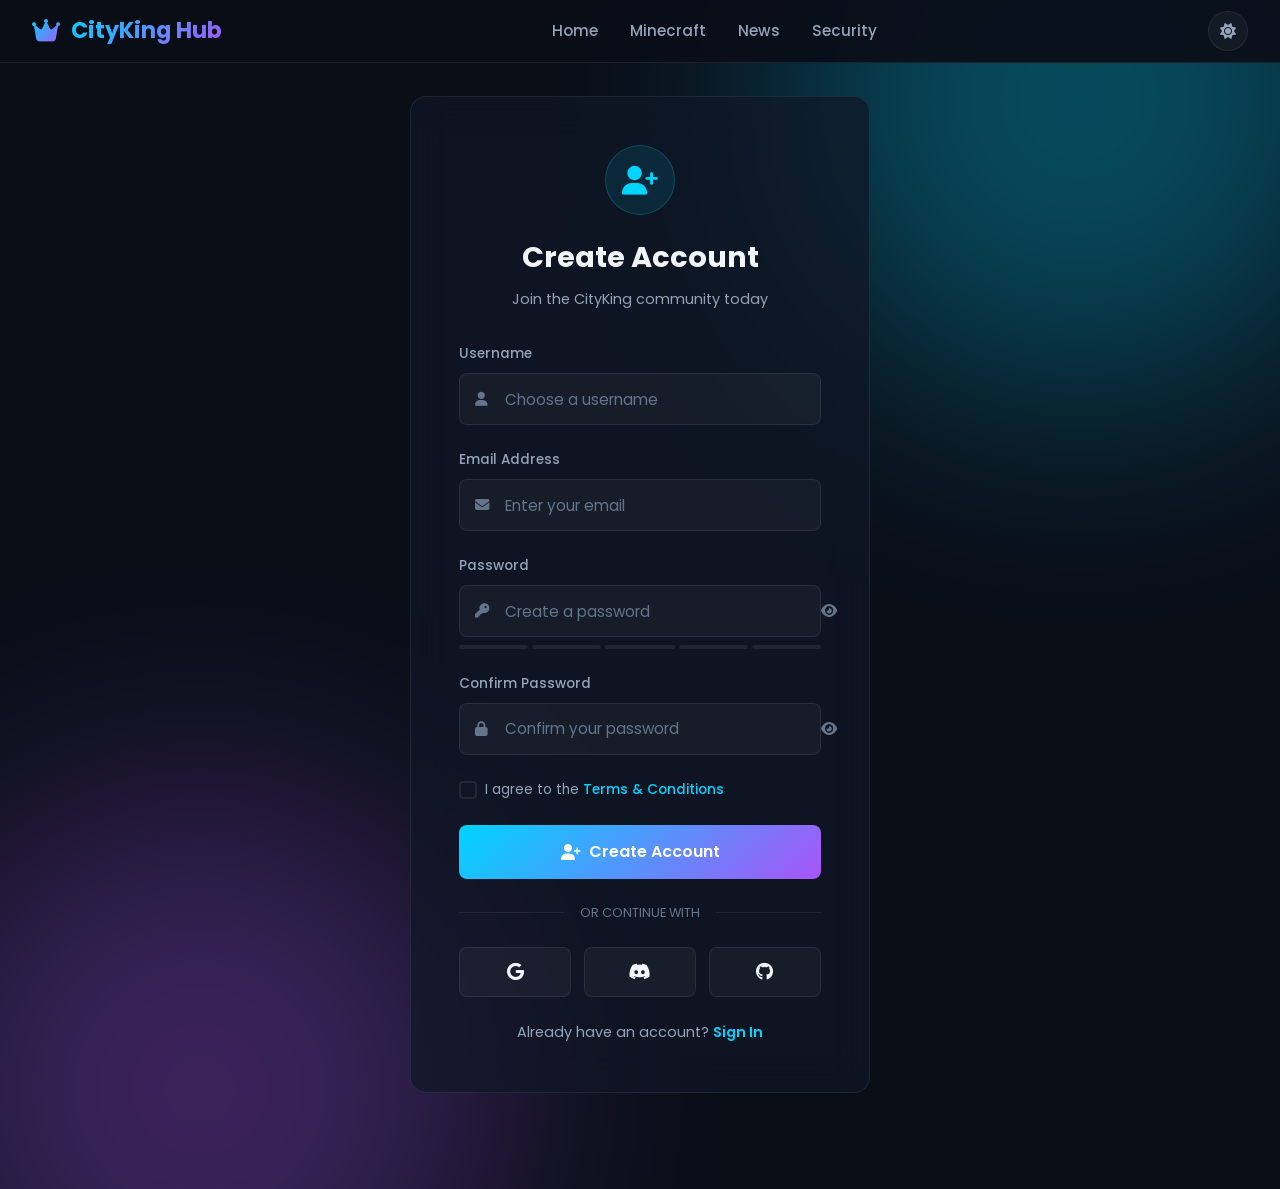
<file: register.html>
<!DOCTYPE html>
<html lang="en" data-theme="dark">
<head>
  <meta charset="UTF-8" />
  <meta name="viewport" content="width=device-width, initial-scale=1.0" />
  <title>CityKing Hub — Register</title>
  <link rel="stylesheet" href="css/style.css" />
  <link rel="stylesheet" href="https://cdnjs.cloudflare.com/ajax/libs/font-awesome/6.5.1/css/all.min.css" />
</head>
<body>
  <!-- Loading Screen -->
  <div class="loading-screen">
    <div class="loader"></div>
    <p>Loading CityKing Hub</p>
  </div>

  <!-- Navbar -->
  <nav class="navbar scrolled">
    <div class="nav-container">
      <a href="index.html" class="nav-logo">
        <i class="fas fa-crown"></i>
        <span>CityKing Hub</span>
      </a>
      <div class="nav-links">
        <a href="index.html">Home</a>
        <a href="minecraft.html">Minecraft</a>
        <a href="news.html">News</a>
        <a href="security.html">Security</a>
      </div>
      <div class="nav-actions">
        <button class="theme-toggle" aria-label="Toggle theme">
          <i class="fas fa-sun"></i>
        </button>
        <button class="hamburger" aria-label="Menu">
          <span></span><span></span><span></span>
        </button>
      </div>
    </div>
  </nav>

  <!-- Register Form -->
  <section class="form-page">
    <div class="hero-glow hero-glow-1"></div>
    <div class="hero-glow hero-glow-2"></div>
    <div class="form-container">
      <div class="form-card glass-card">
        <div class="form-header">
          <div class="form-icon">
            <i class="fas fa-user-plus"></i>
          </div>
          <h2>Create Account</h2>
          <p>Join the CityKing community today</p>
        </div>

        <form id="registerForm" novalidate>
          <div class="form-group">
            <label for="username">Username</label>
            <div class="input-wrapper">
              <input type="text" id="username" placeholder="Choose a username" autocomplete="username" />
              <i class="fas fa-user"></i>
            </div>
          </div>

          <div class="form-group">
            <label for="email">Email Address</label>
            <div class="input-wrapper">
              <input type="email" id="email" placeholder="Enter your email" autocomplete="email" />
              <i class="fas fa-envelope"></i>
            </div>
          </div>

          <div class="form-group">
            <label for="password">Password</label>
            <div class="input-wrapper">
              <input type="password" id="password" placeholder="Create a password" autocomplete="new-password" />
              <i class="fas fa-key"></i>
              <button type="button" class="toggle-password" aria-label="Toggle password visibility">
                <i class="fas fa-eye"></i>
              </button>
            </div>
            <div class="password-strength">
              <div class="strength-bars">
                <div class="strength-bar"></div>
                <div class="strength-bar"></div>
                <div class="strength-bar"></div>
                <div class="strength-bar"></div>
                <div class="strength-bar"></div>
              </div>
              <span class="strength-text"></span>
            </div>
          </div>

          <div class="form-group">
            <label for="confirmPassword">Confirm Password</label>
            <div class="input-wrapper">
              <input type="password" id="confirmPassword" placeholder="Confirm your password" autocomplete="new-password" />
              <i class="fas fa-lock"></i>
              <button type="button" class="toggle-password" aria-label="Toggle password visibility">
                <i class="fas fa-eye"></i>
              </button>
            </div>
          </div>

          <div class="form-options" style="justify-content: flex-start;">
            <label class="checkbox-wrapper">
              <input type="checkbox" id="terms" />
              <span class="checkmark"><i class="fas fa-check"></i></span>
              <span>I agree to the <a href="#" style="color:var(--neon-blue);">Terms &amp; Conditions</a></span>
            </label>
          </div>

          <button type="submit" class="form-submit">
            <i class="fas fa-user-plus"></i> Create Account
          </button>
        </form>

        <div class="form-divider"><span>or continue with</span></div>

        <div class="social-login">
          <button aria-label="Google"><i class="fab fa-google"></i></button>
          <button aria-label="Discord"><i class="fab fa-discord"></i></button>
          <button aria-label="GitHub"><i class="fab fa-github"></i></button>
        </div>

        <div class="form-footer">
          Already have an account? <a href="login.html">Sign In</a>
        </div>
      </div>
    </div>
  </section>

  <script src="js/main.js"></script>
  <script>
    document.addEventListener('DOMContentLoaded', () => {
      initPasswordToggles();

      const passwordInput = document.getElementById('password');
      passwordInput.addEventListener('input', () => {
        updateStrengthUI(passwordInput.value);
      });

      const form = document.getElementById('registerForm');
      form.addEventListener('submit', (e) => {
        e.preventDefault();
        let valid = true;

        const username = document.getElementById('username');
        const email = document.getElementById('email');
        const password = document.getElementById('password');
        const confirm = document.getElementById('confirmPassword');
        const terms = document.getElementById('terms');

        [username, email, password, confirm].forEach(clearValidation);

        if (!username.value.trim()) {
          showValidation(username, 'Username is required', true);
          valid = false;
        } else if (username.value.trim().length < 3) {
          showValidation(username, 'Username must be at least 3 characters', true);
          valid = false;
        } else {
          showValidation(username, 'Great username!', false);
        }

        if (!email.value.trim()) {
          showValidation(email, 'Email is required', true);
          valid = false;
        } else if (!/^[^\s@]+@[^\s@]+\.[^\s@]+$/.test(email.value)) {
          showValidation(email, 'Please enter a valid email', true);
          valid = false;
        } else {
          showValidation(email, 'Looks good!', false);
        }

        if (!password.value) {
          showValidation(password, 'Password is required', true);
          valid = false;
        } else if (password.value.length < 8) {
          showValidation(password, 'Password must be at least 8 characters', true);
          valid = false;
        } else {
          showValidation(password, 'Strong password!', false);
        }

        if (!confirm.value) {
          showValidation(confirm, 'Please confirm your password', true);
          valid = false;
        } else if (confirm.value !== password.value) {
          showValidation(confirm, 'Passwords do not match', true);
          valid = false;
        } else {
          showValidation(confirm, 'Passwords match!', false);
        }

        if (!terms.checked) {
          showToast('Please accept the Terms & Conditions', 'error');
          valid = false;
        }

        if (valid) {
          showToast('Account created successfully! Redirecting…', 'success');
          setTimeout(() => { window.location.href = 'login.html'; }, 1500);
        }
      });
    });
  </script>
</body>
</html>
</file>
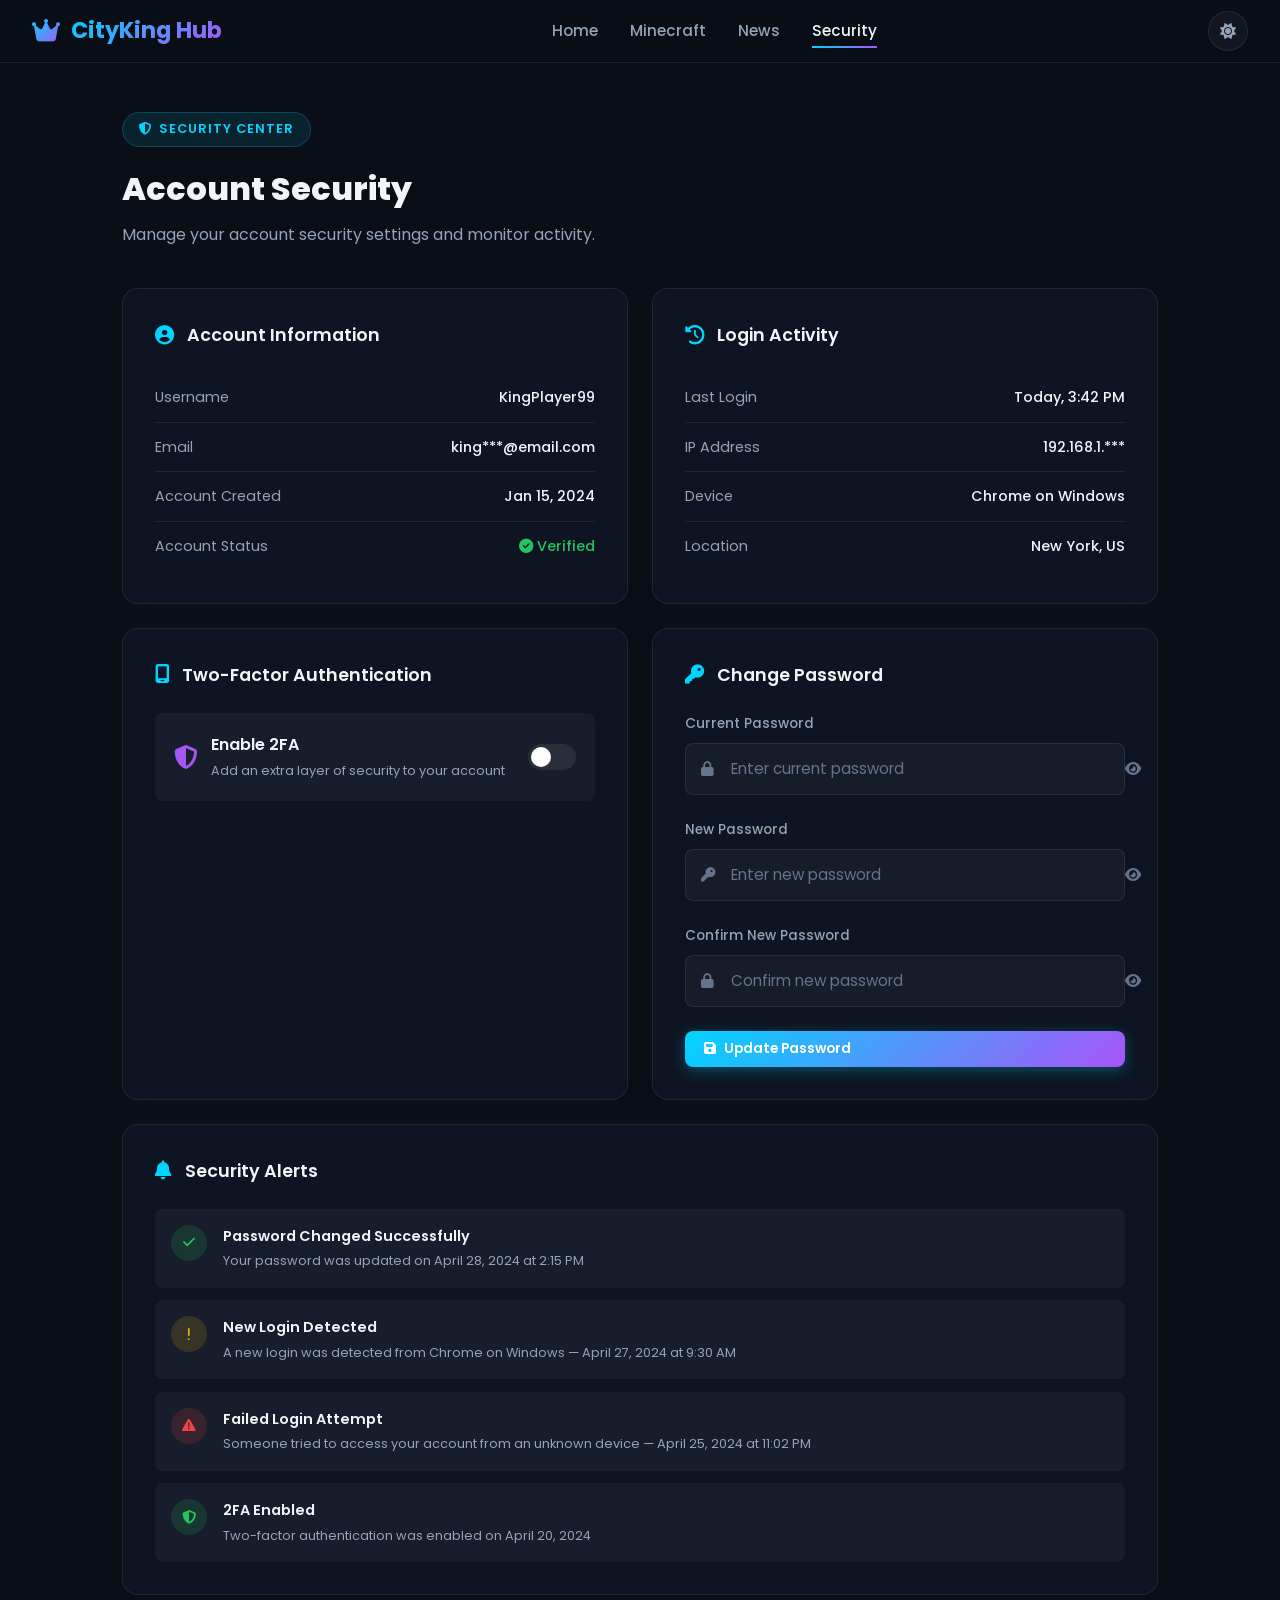
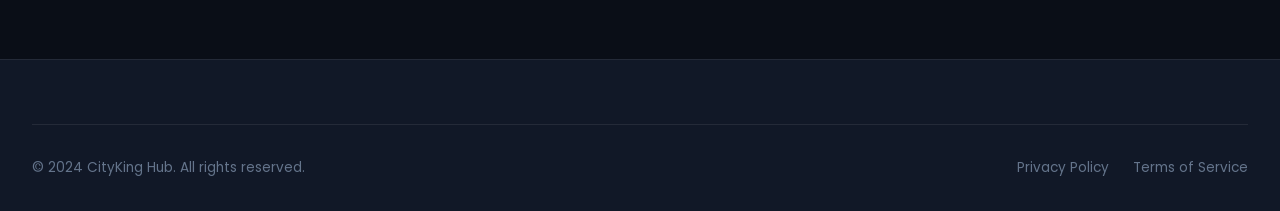
<file: security.html>
<!DOCTYPE html>
<html lang="en" data-theme="dark">
<head>
  <meta charset="UTF-8" />
  <meta name="viewport" content="width=device-width, initial-scale=1.0" />
  <title>CityKing Hub — Security</title>
  <link rel="stylesheet" href="css/style.css" />
  <link rel="stylesheet" href="https://cdnjs.cloudflare.com/ajax/libs/font-awesome/6.5.1/css/all.min.css" />
</head>
<body>
  <!-- Loading Screen -->
  <div class="loading-screen">
    <div class="loader"></div>
    <p>Loading CityKing Hub</p>
  </div>

  <!-- Navbar -->
  <nav class="navbar scrolled">
    <div class="nav-container">
      <a href="index.html" class="nav-logo">
        <i class="fas fa-crown"></i>
        <span>CityKing Hub</span>
      </a>
      <div class="nav-links">
        <a href="index.html">Home</a>
        <a href="minecraft.html">Minecraft</a>
        <a href="news.html">News</a>
        <a href="security.html" class="active">Security</a>
      </div>
      <div class="nav-actions">
        <button class="theme-toggle" aria-label="Toggle theme">
          <i class="fas fa-sun"></i>
        </button>
        <button class="hamburger" aria-label="Menu">
          <span></span><span></span><span></span>
        </button>
      </div>
    </div>
  </nav>

  <!-- Security Dashboard -->
  <section class="dashboard-page">
    <div class="dashboard-header reveal">
      <span class="section-badge"><i class="fas fa-shield-halved"></i> Security Center</span>
      <h1>Account <span class="gradient-text">Security</span></h1>
      <p>Manage your account security settings and monitor activity.</p>
    </div>

    <div class="dashboard-grid">

      <!-- Account Info -->
      <div class="dash-card glass-card reveal">
        <div class="dash-card-header">
          <i class="fas fa-user-circle"></i>
          <h3>Account Information</h3>
        </div>
        <div class="info-row">
          <span class="info-label">Username</span>
          <span class="info-value">KingPlayer99</span>
        </div>
        <div class="info-row">
          <span class="info-label">Email</span>
          <span class="info-value">king***@email.com</span>
        </div>
        <div class="info-row">
          <span class="info-label">Account Created</span>
          <span class="info-value">Jan 15, 2024</span>
        </div>
        <div class="info-row">
          <span class="info-label">Account Status</span>
          <span class="info-value" style="color: var(--neon-green);">
            <i class="fas fa-check-circle"></i> Verified
          </span>
        </div>
      </div>

      <!-- Login Activity -->
      <div class="dash-card glass-card reveal">
        <div class="dash-card-header">
          <i class="fas fa-clock-rotate-left"></i>
          <h3>Login Activity</h3>
        </div>
        <div class="info-row">
          <span class="info-label">Last Login</span>
          <span class="info-value">Today, 3:42 PM</span>
        </div>
        <div class="info-row">
          <span class="info-label">IP Address</span>
          <span class="info-value">192.168.1.***</span>
        </div>
        <div class="info-row">
          <span class="info-label">Device</span>
          <span class="info-value">Chrome on Windows</span>
        </div>
        <div class="info-row">
          <span class="info-label">Location</span>
          <span class="info-value">New York, US</span>
        </div>
      </div>

      <!-- Two-Factor Authentication -->
      <div class="dash-card glass-card reveal">
        <div class="dash-card-header">
          <i class="fas fa-mobile-screen"></i>
          <h3>Two-Factor Authentication</h3>
        </div>
        <div class="tfa-toggle">
          <div class="tfa-toggle-info">
            <i class="fas fa-shield-halved"></i>
            <div>
              <h4>Enable 2FA</h4>
              <p>Add an extra layer of security to your account</p>
            </div>
          </div>
          <label class="switch">
            <input type="checkbox" id="tfa-switch" />
            <span class="switch-slider"></span>
          </label>
        </div>
        <div id="tfa-setup" style="display:none;">
          <p style="color:var(--text-secondary); font-size:0.85rem; margin-bottom:1rem;">
            Scan the QR code with your authenticator app (Google Authenticator, Authy, etc.)
          </p>
          <div style="width:160px;height:160px;background:var(--glass);border-radius:var(--radius-sm);display:flex;align-items:center;justify-content:center;margin:0 auto 1rem;border:1px solid var(--glass-border);">
            <i class="fas fa-qrcode" style="font-size:4rem;color:var(--text-muted);"></i>
          </div>
          <div class="form-group" style="margin-top:1rem;">
            <label for="tfa-code">Enter 6-digit code</label>
            <div class="input-wrapper">
              <input type="text" id="tfa-code" placeholder="000000" maxlength="6" style="text-align:center;letter-spacing:8px;font-size:1.2rem;" />
              <i class="fas fa-hashtag"></i>
            </div>
          </div>
          <button class="btn btn-primary btn-sm" onclick="showToast('2FA enabled successfully!', 'success')" style="width:100%;">
            <i class="fas fa-check"></i> Verify & Enable
          </button>
        </div>
      </div>

      <!-- Change Password -->
      <div class="dash-card glass-card reveal">
        <div class="dash-card-header">
          <i class="fas fa-key"></i>
          <h3>Change Password</h3>
        </div>
        <form id="changePasswordForm" novalidate>
          <div class="form-group">
            <label for="currentPass">Current Password</label>
            <div class="input-wrapper">
              <input type="password" id="currentPass" placeholder="Enter current password" />
              <i class="fas fa-lock"></i>
              <button type="button" class="toggle-password" aria-label="Toggle password visibility">
                <i class="fas fa-eye"></i>
              </button>
            </div>
          </div>
          <div class="form-group">
            <label for="newPass">New Password</label>
            <div class="input-wrapper">
              <input type="password" id="newPass" placeholder="Enter new password" />
              <i class="fas fa-key"></i>
              <button type="button" class="toggle-password" aria-label="Toggle password visibility">
                <i class="fas fa-eye"></i>
              </button>
            </div>
          </div>
          <div class="form-group">
            <label for="confirmNewPass">Confirm New Password</label>
            <div class="input-wrapper">
              <input type="password" id="confirmNewPass" placeholder="Confirm new password" />
              <i class="fas fa-lock"></i>
              <button type="button" class="toggle-password" aria-label="Toggle password visibility">
                <i class="fas fa-eye"></i>
              </button>
            </div>
          </div>
          <button type="submit" class="btn btn-primary btn-sm" style="width:100%;">
            <i class="fas fa-save"></i> Update Password
          </button>
        </form>
      </div>

      <!-- Security Alerts -->
      <div class="dash-card glass-card full-width reveal">
        <div class="dash-card-header">
          <i class="fas fa-bell"></i>
          <h3>Security Alerts</h3>
        </div>
        <div class="alert-item">
          <div class="alert-icon success">
            <i class="fas fa-check"></i>
          </div>
          <div class="alert-content">
            <h4>Password Changed Successfully</h4>
            <p>Your password was updated on April 28, 2024 at 2:15 PM</p>
          </div>
        </div>
        <div class="alert-item">
          <div class="alert-icon warning">
            <i class="fas fa-exclamation"></i>
          </div>
          <div class="alert-content">
            <h4>New Login Detected</h4>
            <p>A new login was detected from Chrome on Windows — April 27, 2024 at 9:30 AM</p>
          </div>
        </div>
        <div class="alert-item">
          <div class="alert-icon danger">
            <i class="fas fa-triangle-exclamation"></i>
          </div>
          <div class="alert-content">
            <h4>Failed Login Attempt</h4>
            <p>Someone tried to access your account from an unknown device — April 25, 2024 at 11:02 PM</p>
          </div>
        </div>
        <div class="alert-item">
          <div class="alert-icon success">
            <i class="fas fa-shield-halved"></i>
          </div>
          <div class="alert-content">
            <h4>2FA Enabled</h4>
            <p>Two-factor authentication was enabled on April 20, 2024</p>
          </div>
        </div>
      </div>
    </div>
  </section>

  <!-- Footer -->
  <footer class="footer">
    <div class="footer-bottom">
      <p>&copy; 2024 CityKing Hub. All rights reserved.</p>
      <div class="footer-bottom-links">
        <a href="#">Privacy Policy</a>
        <a href="#">Terms of Service</a>
      </div>
    </div>
  </footer>

  <script src="js/main.js"></script>
  <script>
    document.addEventListener('DOMContentLoaded', () => {
      initPasswordToggles();

      const tfaSwitch = document.getElementById('tfa-switch');
      const tfaSetup = document.getElementById('tfa-setup');
      tfaSwitch.addEventListener('change', () => {
        tfaSetup.style.display = tfaSwitch.checked ? 'block' : 'none';
        if (!tfaSwitch.checked) showToast('2FA disabled', 'info');
      });

      const form = document.getElementById('changePasswordForm');
      form.addEventListener('submit', (e) => {
        e.preventDefault();
        const current = document.getElementById('currentPass');
        const newP = document.getElementById('newPass');
        const confirm = document.getElementById('confirmNewPass');
        let valid = true;

        [current, newP, confirm].forEach(clearValidation);

        if (!current.value) {
          showValidation(current, 'Current password is required', true);
          valid = false;
        }
        if (!newP.value) {
          showValidation(newP, 'New password is required', true);
          valid = false;
        } else if (newP.value.length < 8) {
          showValidation(newP, 'Must be at least 8 characters', true);
          valid = false;
        }
        if (newP.value && confirm.value !== newP.value) {
          showValidation(confirm, 'Passwords do not match', true);
          valid = false;
        }

        if (valid) {
          showToast('Password updated successfully!', 'success');
          form.reset();
        }
      });
    });
  </script>
</body>
</html>
</file>
<file: css/style.css>
/* ============================================
   CityKing Hub — Global Styles
   Dark theme · Glassmorphism · Neon accents
   ============================================ */

/* ---------- Google Fonts ---------- */
@import url('https://fonts.googleapis.com/css2?family=Poppins:wght@300;400;500;600;700;800;900&display=swap');

/* ---------- CSS Variables ---------- */
:root {
  --bg-primary: #0a0e17;
  --bg-secondary: #111827;
  --bg-card: rgba(17, 24, 39, 0.7);
  --glass: rgba(255, 255, 255, 0.04);
  --glass-border: rgba(255, 255, 255, 0.08);
  --text-primary: #f1f5f9;
  --text-secondary: #94a3b8;
  --text-muted: #64748b;
  --neon-blue: #00d4ff;
  --neon-purple: #a855f7;
  --neon-pink: #ec4899;
  --neon-green: #22c55e;
  --neon-red: #ef4444;
  --neon-yellow: #eab308;
  --gradient-primary: linear-gradient(135deg, #00d4ff, #a855f7);
  --gradient-hero: linear-gradient(135deg, #0a0e17 0%, #1a1145 50%, #0a0e17 100%);
  --shadow-neon: 0 0 20px rgba(0, 212, 255, 0.3), 0 0 40px rgba(168, 85, 247, 0.15);
  --shadow-card: 0 8px 32px rgba(0, 0, 0, 0.4);
  --radius: 16px;
  --radius-sm: 8px;
  --radius-lg: 24px;
  --transition: 0.3s cubic-bezier(0.4, 0, 0.2, 1);
  --font: 'Poppins', sans-serif;
}

/* ---------- Light Theme ---------- */
[data-theme="light"] {
  --bg-primary: #f0f4f8;
  --bg-secondary: #ffffff;
  --bg-card: rgba(255, 255, 255, 0.8);
  --glass: rgba(255, 255, 255, 0.6);
  --glass-border: rgba(0, 0, 0, 0.08);
  --text-primary: #1e293b;
  --text-secondary: #475569;
  --text-muted: #94a3b8;
  --shadow-card: 0 8px 32px rgba(0, 0, 0, 0.08);
}

/* ---------- Reset ---------- */
*, *::before, *::after {
  margin: 0;
  padding: 0;
  box-sizing: border-box;
}

html {
  scroll-behavior: smooth;
  font-size: 16px;
}

body {
  font-family: var(--font);
  background: var(--bg-primary);
  color: var(--text-primary);
  line-height: 1.6;
  overflow-x: hidden;
  min-height: 100vh;
}

a {
  text-decoration: none;
  color: inherit;
  transition: var(--transition);
}

ul { list-style: none; }

img {
  max-width: 100%;
  display: block;
}

button, input, textarea, select {
  font-family: var(--font);
  font-size: 1rem;
  outline: none;
  border: none;
}

/* ---------- Loading Screen ---------- */
.loading-screen {
  position: fixed;
  inset: 0;
  z-index: 10000;
  background: var(--bg-primary);
  display: flex;
  align-items: center;
  justify-content: center;
  flex-direction: column;
  gap: 1.5rem;
  transition: opacity 0.5s, visibility 0.5s;
}

.loading-screen.hidden {
  opacity: 0;
  visibility: hidden;
}

.loader {
  width: 50px;
  height: 50px;
  border: 3px solid var(--glass-border);
  border-top-color: var(--neon-blue);
  border-radius: 50%;
  animation: spin 0.8s linear infinite;
}

.loading-screen p {
  color: var(--text-secondary);
  font-size: 0.9rem;
  letter-spacing: 2px;
  text-transform: uppercase;
}

@keyframes spin {
  to { transform: rotate(360deg); }
}

/* ---------- Navbar ---------- */
.navbar {
  position: fixed;
  top: 0;
  left: 0;
  width: 100%;
  z-index: 1000;
  padding: 1rem 2rem;
  transition: var(--transition);
  background: transparent;
}

.navbar.scrolled {
  background: rgba(10, 14, 23, 0.92);
  backdrop-filter: blur(20px);
  -webkit-backdrop-filter: blur(20px);
  border-bottom: 1px solid var(--glass-border);
  padding: 0.7rem 2rem;
}

.nav-container {
  max-width: 1280px;
  margin: 0 auto;
  display: flex;
  align-items: center;
  justify-content: space-between;
}

.nav-logo {
  display: flex;
  align-items: center;
  gap: 0.6rem;
  font-size: 1.4rem;
  font-weight: 700;
}

.nav-logo i {
  font-size: 1.6rem;
  background: var(--gradient-primary);
  -webkit-background-clip: text;
  -webkit-text-fill-color: transparent;
  background-clip: text;
}

.nav-logo span {
  background: var(--gradient-primary);
  -webkit-background-clip: text;
  -webkit-text-fill-color: transparent;
  background-clip: text;
}

.nav-links {
  display: flex;
  align-items: center;
  gap: 2rem;
}

.nav-links a {
  color: var(--text-secondary);
  font-weight: 500;
  font-size: 0.95rem;
  position: relative;
  padding: 0.3rem 0;
}

.nav-links a::after {
  content: '';
  position: absolute;
  bottom: 0;
  left: 0;
  width: 0;
  height: 2px;
  background: var(--gradient-primary);
  transition: var(--transition);
}

.nav-links a:hover,
.nav-links a.active {
  color: var(--text-primary);
}

.nav-links a:hover::after,
.nav-links a.active::after {
  width: 100%;
}

.nav-actions {
  display: flex;
  align-items: center;
  gap: 1rem;
}

.theme-toggle {
  width: 40px;
  height: 40px;
  border-radius: 50%;
  background: var(--glass);
  border: 1px solid var(--glass-border);
  color: var(--text-secondary);
  cursor: pointer;
  display: flex;
  align-items: center;
  justify-content: center;
  transition: var(--transition);
  font-size: 1rem;
}

.theme-toggle:hover {
  color: var(--neon-blue);
  border-color: var(--neon-blue);
}

.hamburger {
  display: none;
  flex-direction: column;
  gap: 5px;
  cursor: pointer;
  background: none;
  border: none;
  padding: 4px;
}

.hamburger span {
  width: 24px;
  height: 2px;
  background: var(--text-primary);
  transition: var(--transition);
  border-radius: 2px;
}

.hamburger.active span:nth-child(1) {
  transform: rotate(45deg) translate(5px, 5px);
}

.hamburger.active span:nth-child(2) {
  opacity: 0;
}

.hamburger.active span:nth-child(3) {
  transform: rotate(-45deg) translate(5px, -5px);
}

/* ---------- Buttons ---------- */
.btn {
  display: inline-flex;
  align-items: center;
  gap: 0.5rem;
  padding: 0.75rem 1.8rem;
  border-radius: var(--radius-sm);
  font-weight: 600;
  font-size: 0.95rem;
  cursor: pointer;
  transition: var(--transition);
  border: none;
  position: relative;
  overflow: hidden;
}

.btn-primary {
  background: var(--gradient-primary);
  color: #fff;
  box-shadow: 0 4px 15px rgba(0, 212, 255, 0.3);
}

.btn-primary:hover {
  transform: translateY(-2px);
  box-shadow: var(--shadow-neon);
}

.btn-secondary {
  background: var(--glass);
  color: var(--text-primary);
  border: 1px solid var(--glass-border);
  backdrop-filter: blur(10px);
}

.btn-secondary:hover {
  border-color: var(--neon-blue);
  color: var(--neon-blue);
  transform: translateY(-2px);
}

.btn-outline {
  background: transparent;
  color: var(--neon-blue);
  border: 2px solid var(--neon-blue);
}

.btn-outline:hover {
  background: var(--neon-blue);
  color: var(--bg-primary);
  box-shadow: 0 0 20px rgba(0, 212, 255, 0.4);
}

.btn-sm {
  padding: 0.5rem 1.2rem;
  font-size: 0.85rem;
}

.btn-lg {
  padding: 1rem 2.5rem;
  font-size: 1.05rem;
}

/* ---------- Glass Card ---------- */
.glass-card {
  background: var(--bg-card);
  backdrop-filter: blur(20px);
  -webkit-backdrop-filter: blur(20px);
  border: 1px solid var(--glass-border);
  border-radius: var(--radius);
  padding: 2rem;
  transition: var(--transition);
}

.glass-card:hover {
  border-color: rgba(0, 212, 255, 0.2);
  transform: translateY(-4px);
  box-shadow: var(--shadow-neon);
}

/* ---------- Section Styles ---------- */
.section {
  padding: 6rem 2rem;
  max-width: 1280px;
  margin: 0 auto;
}

.section-header {
  text-align: center;
  margin-bottom: 4rem;
}

.section-badge {
  display: inline-flex;
  align-items: center;
  gap: 0.4rem;
  padding: 0.4rem 1rem;
  border-radius: 50px;
  background: rgba(0, 212, 255, 0.1);
  border: 1px solid rgba(0, 212, 255, 0.2);
  color: var(--neon-blue);
  font-size: 0.8rem;
  font-weight: 600;
  text-transform: uppercase;
  letter-spacing: 1px;
  margin-bottom: 1rem;
}

.section-title {
  font-size: 2.5rem;
  font-weight: 800;
  margin-bottom: 1rem;
  line-height: 1.2;
}

.section-title .gradient-text {
  background: var(--gradient-primary);
  -webkit-background-clip: text;
  -webkit-text-fill-color: transparent;
  background-clip: text;
}

.section-subtitle {
  color: var(--text-secondary);
  font-size: 1.1rem;
  max-width: 600px;
  margin: 0 auto;
}

/* ---------- Hero Section ---------- */
.hero {
  min-height: 100vh;
  display: flex;
  align-items: center;
  justify-content: center;
  text-align: center;
  position: relative;
  overflow: hidden;
  padding: 8rem 2rem 4rem;
}

.hero-bg {
  position: absolute;
  inset: 0;
  background: var(--gradient-hero);
  z-index: 0;
}

.hero-glow {
  position: absolute;
  width: 600px;
  height: 600px;
  border-radius: 50%;
  filter: blur(120px);
  opacity: 0.3;
  z-index: 0;
}

.hero-glow-1 {
  background: var(--neon-blue);
  top: -200px;
  right: -100px;
}

.hero-glow-2 {
  background: var(--neon-purple);
  bottom: -200px;
  left: -100px;
}

#particles-canvas {
  position: absolute;
  inset: 0;
  z-index: 1;
}

.hero-content {
  position: relative;
  z-index: 2;
  max-width: 800px;
}

.hero-badge {
  display: inline-flex;
  align-items: center;
  gap: 0.5rem;
  padding: 0.5rem 1.2rem;
  border-radius: 50px;
  background: rgba(0, 212, 255, 0.08);
  border: 1px solid rgba(0, 212, 255, 0.2);
  color: var(--neon-blue);
  font-size: 0.85rem;
  font-weight: 500;
  margin-bottom: 2rem;
  animation: fadeInDown 0.8s ease;
}

.hero-title {
  font-size: clamp(2.5rem, 6vw, 4.5rem);
  font-weight: 900;
  line-height: 1.1;
  margin-bottom: 1.5rem;
  animation: fadeInUp 0.8s ease 0.2s both;
}

.hero-title .gradient-text {
  background: var(--gradient-primary);
  -webkit-background-clip: text;
  -webkit-text-fill-color: transparent;
  background-clip: text;
}

.hero-subtitle {
  font-size: 1.2rem;
  color: var(--text-secondary);
  margin-bottom: 2.5rem;
  max-width: 600px;
  margin-left: auto;
  margin-right: auto;
  animation: fadeInUp 0.8s ease 0.4s both;
}

.hero-buttons {
  display: flex;
  align-items: center;
  justify-content: center;
  gap: 1rem;
  flex-wrap: wrap;
  animation: fadeInUp 0.8s ease 0.6s both;
}

.hero-stats {
  display: flex;
  align-items: center;
  justify-content: center;
  gap: 3rem;
  margin-top: 4rem;
  animation: fadeInUp 0.8s ease 0.8s both;
}

.hero-stat {
  text-align: center;
}

.hero-stat-value {
  font-size: 2rem;
  font-weight: 800;
  background: var(--gradient-primary);
  -webkit-background-clip: text;
  -webkit-text-fill-color: transparent;
  background-clip: text;
}

.hero-stat-label {
  font-size: 0.85rem;
  color: var(--text-muted);
  text-transform: uppercase;
  letter-spacing: 1px;
}

/* ---------- Features Grid ---------- */
.features-grid {
  display: grid;
  grid-template-columns: repeat(auto-fit, minmax(280px, 1fr));
  gap: 1.5rem;
}

.feature-card {
  text-align: center;
  padding: 2.5rem 2rem;
}

.feature-icon {
  width: 70px;
  height: 70px;
  border-radius: var(--radius);
  display: flex;
  align-items: center;
  justify-content: center;
  margin: 0 auto 1.5rem;
  font-size: 1.6rem;
  background: rgba(0, 212, 255, 0.1);
  color: var(--neon-blue);
  transition: var(--transition);
}

.feature-card:hover .feature-icon {
  background: var(--gradient-primary);
  color: #fff;
  transform: scale(1.1);
}

.feature-card h3 {
  font-size: 1.2rem;
  font-weight: 700;
  margin-bottom: 0.8rem;
}

.feature-card p {
  color: var(--text-secondary);
  font-size: 0.95rem;
}

/* ---------- Server Status ---------- */
.status-grid {
  display: grid;
  grid-template-columns: repeat(auto-fit, minmax(250px, 1fr));
  gap: 1.5rem;
}

.status-card {
  display: flex;
  align-items: center;
  gap: 1.2rem;
  padding: 1.5rem;
}

.status-indicator {
  width: 12px;
  height: 12px;
  border-radius: 50%;
  flex-shrink: 0;
}

.status-indicator.online {
  background: var(--neon-green);
  box-shadow: 0 0 12px rgba(34, 197, 94, 0.6);
  animation: pulse-green 2s infinite;
}

.status-indicator.offline {
  background: var(--neon-red);
  box-shadow: 0 0 12px rgba(239, 68, 68, 0.6);
}

@keyframes pulse-green {
  0%, 100% { box-shadow: 0 0 12px rgba(34, 197, 94, 0.6); }
  50% { box-shadow: 0 0 24px rgba(34, 197, 94, 0.8); }
}

.status-info h4 {
  font-weight: 600;
  margin-bottom: 0.2rem;
}

.status-info p {
  color: var(--text-muted);
  font-size: 0.85rem;
}

/* ---------- Community Section ---------- */
.community-grid {
  display: grid;
  grid-template-columns: repeat(auto-fit, minmax(300px, 1fr));
  gap: 1.5rem;
}

.community-card {
  padding: 2rem;
  display: flex;
  gap: 1.2rem;
  align-items: flex-start;
}

.community-card .card-icon {
  width: 50px;
  height: 50px;
  border-radius: var(--radius-sm);
  display: flex;
  align-items: center;
  justify-content: center;
  font-size: 1.3rem;
  flex-shrink: 0;
}

.community-card .card-icon.discord {
  background: rgba(88, 101, 242, 0.15);
  color: #5865f2;
}

.community-card .card-icon.youtube {
  background: rgba(255, 0, 0, 0.1);
  color: #ff0000;
}

.community-card .card-icon.twitter {
  background: rgba(29, 155, 240, 0.1);
  color: #1d9bf0;
}

.community-card h4 {
  font-weight: 600;
  margin-bottom: 0.4rem;
}

.community-card p {
  color: var(--text-secondary);
  font-size: 0.9rem;
  margin-bottom: 0.8rem;
}

/* ---------- Footer ---------- */
.footer {
  background: var(--bg-secondary);
  border-top: 1px solid var(--glass-border);
  padding: 4rem 2rem 2rem;
}

.footer-grid {
  max-width: 1280px;
  margin: 0 auto;
  display: grid;
  grid-template-columns: 2fr repeat(3, 1fr);
  gap: 3rem;
  margin-bottom: 3rem;
}

.footer-brand p {
  color: var(--text-secondary);
  font-size: 0.9rem;
  margin: 1rem 0 1.5rem;
  max-width: 300px;
}

.footer-socials {
  display: flex;
  gap: 0.8rem;
}

.footer-socials a {
  width: 40px;
  height: 40px;
  border-radius: var(--radius-sm);
  background: var(--glass);
  border: 1px solid var(--glass-border);
  display: flex;
  align-items: center;
  justify-content: center;
  color: var(--text-secondary);
  font-size: 1rem;
}

.footer-socials a:hover {
  background: var(--gradient-primary);
  color: #fff;
  border-color: transparent;
  transform: translateY(-3px);
}

.footer-col h4 {
  font-weight: 600;
  margin-bottom: 1.2rem;
  font-size: 1rem;
}

.footer-col a {
  display: block;
  color: var(--text-secondary);
  font-size: 0.9rem;
  padding: 0.3rem 0;
}

.footer-col a:hover {
  color: var(--neon-blue);
  padding-left: 4px;
}

.footer-bottom {
  max-width: 1280px;
  margin: 0 auto;
  padding-top: 2rem;
  border-top: 1px solid var(--glass-border);
  display: flex;
  align-items: center;
  justify-content: space-between;
  flex-wrap: wrap;
  gap: 1rem;
}

.footer-bottom p {
  color: var(--text-muted);
  font-size: 0.85rem;
}

.footer-bottom-links {
  display: flex;
  gap: 1.5rem;
}

.footer-bottom-links a {
  color: var(--text-muted);
  font-size: 0.85rem;
}

.footer-bottom-links a:hover {
  color: var(--neon-blue);
}

/* ---------- Form Styles ---------- */
.form-page {
  min-height: 100vh;
  display: flex;
  align-items: center;
  justify-content: center;
  padding: 6rem 2rem;
  position: relative;
  overflow: hidden;
}

.form-page .hero-glow {
  position: absolute;
}

.form-container {
  width: 100%;
  max-width: 460px;
  position: relative;
  z-index: 2;
}

.form-card {
  padding: 3rem;
}

.form-header {
  text-align: center;
  margin-bottom: 2rem;
}

.form-icon {
  width: 70px;
  height: 70px;
  border-radius: 50%;
  background: rgba(0, 212, 255, 0.1);
  border: 1px solid rgba(0, 212, 255, 0.2);
  display: flex;
  align-items: center;
  justify-content: center;
  margin: 0 auto 1.2rem;
  font-size: 1.8rem;
  color: var(--neon-blue);
}

.form-header h2 {
  font-size: 1.8rem;
  font-weight: 700;
  margin-bottom: 0.5rem;
}

.form-header p {
  color: var(--text-secondary);
  font-size: 0.9rem;
}

.form-group {
  margin-bottom: 1.5rem;
  position: relative;
}

.form-group label {
  display: block;
  font-size: 0.85rem;
  font-weight: 500;
  color: var(--text-secondary);
  margin-bottom: 0.5rem;
}

.input-wrapper {
  position: relative;
}

.input-wrapper i {
  position: absolute;
  left: 1rem;
  top: 50%;
  transform: translateY(-50%);
  color: var(--text-muted);
  font-size: 0.9rem;
  transition: var(--transition);
}

.input-wrapper input {
  width: 100%;
  padding: 0.85rem 1rem 0.85rem 2.8rem;
  background: var(--glass);
  border: 1px solid var(--glass-border);
  border-radius: var(--radius-sm);
  color: var(--text-primary);
  font-size: 0.95rem;
  transition: var(--transition);
}

.input-wrapper input::placeholder {
  color: var(--text-muted);
}

.input-wrapper input:focus {
  border-color: var(--neon-blue);
  box-shadow: 0 0 0 3px rgba(0, 212, 255, 0.1);
}

.input-wrapper input:focus + i,
.input-wrapper input:focus ~ i {
  color: var(--neon-blue);
}

.toggle-password {
  position: absolute;
  right: 1rem;
  top: 50%;
  transform: translateY(-50%);
  background: none;
  border: none;
  color: var(--text-muted);
  cursor: pointer;
  font-size: 0.9rem;
  transition: var(--transition);
}

.toggle-password:hover {
  color: var(--neon-blue);
}

.form-options {
  display: flex;
  align-items: center;
  justify-content: space-between;
  margin-bottom: 1.5rem;
  font-size: 0.85rem;
}

.checkbox-wrapper {
  display: flex;
  align-items: center;
  gap: 0.5rem;
  cursor: pointer;
}

.checkbox-wrapper input[type="checkbox"] {
  display: none;
}

.checkmark {
  width: 18px;
  height: 18px;
  border: 2px solid var(--glass-border);
  border-radius: 4px;
  display: flex;
  align-items: center;
  justify-content: center;
  transition: var(--transition);
  flex-shrink: 0;
}

.checkbox-wrapper input:checked ~ .checkmark {
  background: var(--gradient-primary);
  border-color: transparent;
}

.checkmark i {
  font-size: 0.65rem;
  color: #fff;
  opacity: 0;
  transition: var(--transition);
}

.checkbox-wrapper input:checked ~ .checkmark i {
  opacity: 1;
}

.checkbox-wrapper span {
  color: var(--text-secondary);
}

.form-options a {
  color: var(--neon-blue);
  font-weight: 500;
}

.form-options a:hover {
  text-decoration: underline;
}

.form-submit {
  width: 100%;
  padding: 0.9rem;
  border-radius: var(--radius-sm);
  background: var(--gradient-primary);
  color: #fff;
  font-weight: 600;
  font-size: 1rem;
  cursor: pointer;
  transition: var(--transition);
  display: flex;
  align-items: center;
  justify-content: center;
  gap: 0.5rem;
}

.form-submit:hover {
  transform: translateY(-2px);
  box-shadow: var(--shadow-neon);
}

.form-footer {
  text-align: center;
  margin-top: 1.5rem;
  color: var(--text-secondary);
  font-size: 0.9rem;
}

.form-footer a {
  color: var(--neon-blue);
  font-weight: 600;
}

.form-footer a:hover {
  text-decoration: underline;
}

.form-divider {
  display: flex;
  align-items: center;
  gap: 1rem;
  margin: 1.5rem 0;
}

.form-divider::before,
.form-divider::after {
  content: '';
  flex: 1;
  height: 1px;
  background: var(--glass-border);
}

.form-divider span {
  color: var(--text-muted);
  font-size: 0.8rem;
  text-transform: uppercase;
}

.social-login {
  display: flex;
  gap: 0.8rem;
}

.social-login button {
  flex: 1;
  padding: 0.7rem;
  border-radius: var(--radius-sm);
  background: var(--glass);
  border: 1px solid var(--glass-border);
  color: var(--text-primary);
  font-size: 1.1rem;
  cursor: pointer;
  transition: var(--transition);
}

.social-login button:hover {
  border-color: var(--neon-blue);
  transform: translateY(-2px);
}

/* ---------- Password Strength ---------- */
.password-strength {
  margin-top: 0.5rem;
}

.strength-bars {
  display: flex;
  gap: 4px;
  margin-bottom: 0.3rem;
}

.strength-bar {
  height: 4px;
  flex: 1;
  border-radius: 2px;
  background: var(--glass-border);
  transition: var(--transition);
}

.strength-bar.active.weak { background: var(--neon-red); }
.strength-bar.active.medium { background: var(--neon-yellow); }
.strength-bar.active.strong { background: var(--neon-green); }

.strength-text {
  font-size: 0.75rem;
  color: var(--text-muted);
}

/* ---------- Validation Messages ---------- */
.validation-msg {
  font-size: 0.78rem;
  margin-top: 0.4rem;
  display: flex;
  align-items: center;
  gap: 0.3rem;
  opacity: 0;
  transform: translateY(-5px);
  transition: var(--transition);
}

.validation-msg.show {
  opacity: 1;
  transform: translateY(0);
}

.validation-msg.error {
  color: var(--neon-red);
}

.validation-msg.success {
  color: var(--neon-green);
}

/* ---------- Security Dashboard ---------- */
.dashboard-page {
  padding: 7rem 2rem 4rem;
  max-width: 1100px;
  margin: 0 auto;
}

.dashboard-header {
  margin-bottom: 2.5rem;
}

.dashboard-header h1 {
  font-size: 2rem;
  font-weight: 800;
  margin-bottom: 0.5rem;
}

.dashboard-header p {
  color: var(--text-secondary);
}

.dashboard-grid {
  display: grid;
  grid-template-columns: 1fr 1fr;
  gap: 1.5rem;
}

.dash-card {
  padding: 2rem;
}

.dash-card.full-width {
  grid-column: 1 / -1;
}

.dash-card-header {
  display: flex;
  align-items: center;
  gap: 0.8rem;
  margin-bottom: 1.5rem;
}

.dash-card-header i {
  font-size: 1.2rem;
  color: var(--neon-blue);
}

.dash-card-header h3 {
  font-weight: 600;
  font-size: 1.1rem;
}

.info-row {
  display: flex;
  align-items: center;
  justify-content: space-between;
  padding: 0.8rem 0;
  border-bottom: 1px solid var(--glass-border);
}

.info-row:last-child {
  border-bottom: none;
}

.info-label {
  color: var(--text-secondary);
  font-size: 0.9rem;
}

.info-value {
  font-weight: 500;
  font-size: 0.9rem;
}

.tfa-toggle {
  display: flex;
  align-items: center;
  justify-content: space-between;
  padding: 1.2rem;
  background: var(--glass);
  border-radius: var(--radius-sm);
  margin-bottom: 1rem;
}

.tfa-toggle-info {
  display: flex;
  align-items: center;
  gap: 0.8rem;
}

.tfa-toggle-info i {
  font-size: 1.5rem;
  color: var(--neon-purple);
}

.tfa-toggle-info h4 {
  font-weight: 600;
  margin-bottom: 0.2rem;
}

.tfa-toggle-info p {
  color: var(--text-secondary);
  font-size: 0.8rem;
}

.switch {
  position: relative;
  width: 48px;
  height: 26px;
}

.switch input {
  opacity: 0;
  width: 0;
  height: 0;
}

.switch-slider {
  position: absolute;
  inset: 0;
  background: var(--glass-border);
  border-radius: 26px;
  cursor: pointer;
  transition: var(--transition);
}

.switch-slider::before {
  content: '';
  position: absolute;
  width: 20px;
  height: 20px;
  border-radius: 50%;
  background: #fff;
  left: 3px;
  top: 3px;
  transition: var(--transition);
}

.switch input:checked + .switch-slider {
  background: var(--gradient-primary);
}

.switch input:checked + .switch-slider::before {
  transform: translateX(22px);
}

.alert-item {
  display: flex;
  align-items: flex-start;
  gap: 1rem;
  padding: 1rem;
  background: var(--glass);
  border-radius: var(--radius-sm);
  margin-bottom: 0.8rem;
}

.alert-item:last-child {
  margin-bottom: 0;
}

.alert-icon {
  width: 36px;
  height: 36px;
  border-radius: 50%;
  display: flex;
  align-items: center;
  justify-content: center;
  flex-shrink: 0;
  font-size: 0.85rem;
}

.alert-icon.warning {
  background: rgba(234, 179, 8, 0.15);
  color: var(--neon-yellow);
}

.alert-icon.success {
  background: rgba(34, 197, 94, 0.15);
  color: var(--neon-green);
}

.alert-icon.danger {
  background: rgba(239, 68, 68, 0.15);
  color: var(--neon-red);
}

.alert-content h4 {
  font-size: 0.9rem;
  font-weight: 600;
  margin-bottom: 0.2rem;
}

.alert-content p {
  font-size: 0.8rem;
  color: var(--text-secondary);
}

/* ---------- Minecraft Page ---------- */
.mc-hero {
  min-height: 60vh;
  display: flex;
  align-items: center;
  justify-content: center;
  text-align: center;
  position: relative;
  overflow: hidden;
  padding: 8rem 2rem 4rem;
}

.mc-hero-content {
  position: relative;
  z-index: 2;
}

.mc-server-ip {
  display: inline-flex;
  align-items: center;
  gap: 0.8rem;
  padding: 0.8rem 1.5rem;
  background: var(--glass);
  border: 1px solid var(--glass-border);
  border-radius: var(--radius-sm);
  margin-top: 1.5rem;
  cursor: pointer;
  transition: var(--transition);
}

.mc-server-ip:hover {
  border-color: var(--neon-blue);
}

.mc-server-ip code {
  font-family: 'Courier New', monospace;
  font-size: 1.1rem;
  color: var(--neon-blue);
  font-weight: 600;
}

.mc-server-ip .copy-btn {
  background: none;
  border: none;
  color: var(--text-muted);
  cursor: pointer;
  font-size: 0.9rem;
  transition: var(--transition);
}

.mc-server-ip .copy-btn:hover {
  color: var(--neon-blue);
}

.mc-stats {
  display: grid;
  grid-template-columns: repeat(auto-fit, minmax(200px, 1fr));
  gap: 1.5rem;
  margin-bottom: 4rem;
}

.mc-stat-card {
  text-align: center;
  padding: 2rem;
}

.mc-stat-card .stat-icon {
  font-size: 2rem;
  margin-bottom: 0.8rem;
}

.mc-stat-card .stat-value {
  font-size: 2rem;
  font-weight: 800;
  background: var(--gradient-primary);
  -webkit-background-clip: text;
  -webkit-text-fill-color: transparent;
  background-clip: text;
  margin-bottom: 0.3rem;
}

.mc-stat-card .stat-label {
  color: var(--text-secondary);
  font-size: 0.85rem;
}

.mc-features-grid {
  display: grid;
  grid-template-columns: repeat(auto-fit, minmax(300px, 1fr));
  gap: 1.5rem;
}

.mc-feature-card {
  padding: 2rem;
  display: flex;
  gap: 1.2rem;
}

.mc-feature-card .icon-box {
  width: 50px;
  height: 50px;
  border-radius: var(--radius-sm);
  display: flex;
  align-items: center;
  justify-content: center;
  font-size: 1.3rem;
  flex-shrink: 0;
  background: rgba(0, 212, 255, 0.1);
  color: var(--neon-blue);
}

.mc-feature-card h3 {
  font-weight: 600;
  margin-bottom: 0.5rem;
}

.mc-feature-card p {
  color: var(--text-secondary);
  font-size: 0.9rem;
}

.downloads-grid {
  display: grid;
  grid-template-columns: repeat(auto-fit, minmax(280px, 1fr));
  gap: 1.5rem;
}

.download-card {
  padding: 2rem;
  text-align: center;
}

.download-card .dl-icon {
  font-size: 2.5rem;
  margin-bottom: 1rem;
  color: var(--neon-purple);
}

.download-card h3 {
  font-weight: 600;
  margin-bottom: 0.5rem;
}

.download-card p {
  color: var(--text-secondary);
  font-size: 0.85rem;
  margin-bottom: 1.2rem;
}

.download-card .dl-size {
  display: block;
  color: var(--text-muted);
  font-size: 0.75rem;
  margin-top: 0.5rem;
}

/* ---------- News Page ---------- */
.news-hero {
  padding: 8rem 2rem 3rem;
  text-align: center;
  position: relative;
  overflow: hidden;
}

.news-categories {
  display: flex;
  align-items: center;
  justify-content: center;
  gap: 0.8rem;
  flex-wrap: wrap;
  margin-top: 2rem;
}

.cat-btn {
  padding: 0.5rem 1.2rem;
  border-radius: 50px;
  background: var(--glass);
  border: 1px solid var(--glass-border);
  color: var(--text-secondary);
  font-size: 0.85rem;
  font-weight: 500;
  cursor: pointer;
  transition: var(--transition);
}

.cat-btn:hover,
.cat-btn.active {
  background: var(--gradient-primary);
  color: #fff;
  border-color: transparent;
}

.featured-post {
  max-width: 1280px;
  margin: 0 auto;
  padding: 3rem 2rem;
}

.featured-card {
  display: grid;
  grid-template-columns: 1.2fr 1fr;
  gap: 2.5rem;
  padding: 2rem;
  align-items: center;
}

.featured-img {
  width: 100%;
  height: 300px;
  border-radius: var(--radius);
  background: var(--gradient-primary);
  display: flex;
  align-items: center;
  justify-content: center;
  font-size: 4rem;
  color: rgba(255, 255, 255, 0.3);
  overflow: hidden;
}

.featured-content .post-tag {
  display: inline-block;
  padding: 0.3rem 0.8rem;
  border-radius: 50px;
  background: rgba(168, 85, 247, 0.15);
  color: var(--neon-purple);
  font-size: 0.75rem;
  font-weight: 600;
  text-transform: uppercase;
  letter-spacing: 1px;
  margin-bottom: 1rem;
}

.featured-content h2 {
  font-size: 1.8rem;
  font-weight: 700;
  margin-bottom: 1rem;
  line-height: 1.3;
}

.featured-content p {
  color: var(--text-secondary);
  margin-bottom: 1.5rem;
  line-height: 1.7;
}

.post-meta {
  display: flex;
  align-items: center;
  gap: 1.5rem;
  color: var(--text-muted);
  font-size: 0.85rem;
}

.post-meta i {
  margin-right: 0.3rem;
}

.news-grid {
  max-width: 1280px;
  margin: 0 auto;
  padding: 2rem;
  display: grid;
  grid-template-columns: repeat(auto-fit, minmax(340px, 1fr));
  gap: 1.5rem;
}

.news-card {
  overflow: hidden;
  padding: 0;
}

.news-card-img {
  width: 100%;
  height: 200px;
  background: linear-gradient(135deg, rgba(0, 212, 255, 0.2), rgba(168, 85, 247, 0.2));
  display: flex;
  align-items: center;
  justify-content: center;
  font-size: 3rem;
  color: rgba(255, 255, 255, 0.2);
  position: relative;
}

.news-card-img .post-tag {
  position: absolute;
  top: 1rem;
  left: 1rem;
  padding: 0.3rem 0.8rem;
  border-radius: 50px;
  font-size: 0.7rem;
  font-weight: 600;
  text-transform: uppercase;
  letter-spacing: 1px;
}

.news-card-img .post-tag.update {
  background: rgba(0, 212, 255, 0.2);
  color: var(--neon-blue);
}

.news-card-img .post-tag.event {
  background: rgba(168, 85, 247, 0.2);
  color: var(--neon-purple);
}

.news-card-img .post-tag.announcement {
  background: rgba(236, 72, 153, 0.2);
  color: var(--neon-pink);
}

.news-card-body {
  padding: 1.5rem;
}

.news-card-body h3 {
  font-size: 1.15rem;
  font-weight: 600;
  margin-bottom: 0.6rem;
  line-height: 1.4;
}

.news-card-body p {
  color: var(--text-secondary);
  font-size: 0.9rem;
  margin-bottom: 1rem;
  display: -webkit-box;
  -webkit-line-clamp: 3;
  -webkit-box-orient: vertical;
  overflow: hidden;
}

.news-card-footer {
  display: flex;
  align-items: center;
  justify-content: space-between;
  padding: 1rem 1.5rem;
  border-top: 1px solid var(--glass-border);
}

.news-card-footer .post-meta {
  gap: 1rem;
  font-size: 0.8rem;
}

.read-more {
  color: var(--neon-blue);
  font-weight: 600;
  font-size: 0.85rem;
  display: flex;
  align-items: center;
  gap: 0.3rem;
}

.read-more:hover {
  gap: 0.6rem;
}

.load-more-section {
  text-align: center;
  padding: 3rem 2rem;
}

/* ---------- Scroll Animations ---------- */
.reveal {
  opacity: 0;
  transform: translateY(30px);
  transition: opacity 0.6s ease, transform 0.6s ease;
}

.reveal.active {
  opacity: 1;
  transform: translateY(0);
}

/* ---------- Keyframes ---------- */
@keyframes fadeInUp {
  from { opacity: 0; transform: translateY(30px); }
  to { opacity: 1; transform: translateY(0); }
}

@keyframes fadeInDown {
  from { opacity: 0; transform: translateY(-20px); }
  to { opacity: 1; transform: translateY(0); }
}

@keyframes float {
  0%, 100% { transform: translateY(0); }
  50% { transform: translateY(-10px); }
}

@keyframes glow-pulse {
  0%, 100% { opacity: 0.3; }
  50% { opacity: 0.6; }
}

/* ---------- Toast / Notifications ---------- */
.toast {
  position: fixed;
  bottom: 2rem;
  right: 2rem;
  padding: 1rem 1.5rem;
  border-radius: var(--radius-sm);
  background: var(--bg-secondary);
  border: 1px solid var(--glass-border);
  color: var(--text-primary);
  font-size: 0.9rem;
  z-index: 9999;
  display: flex;
  align-items: center;
  gap: 0.6rem;
  transform: translateX(120%);
  transition: transform 0.4s cubic-bezier(0.4, 0, 0.2, 1);
  box-shadow: var(--shadow-card);
}

.toast.show {
  transform: translateX(0);
}

.toast.success { border-left: 3px solid var(--neon-green); }
.toast.error { border-left: 3px solid var(--neon-red); }
.toast.info { border-left: 3px solid var(--neon-blue); }

/* ---------- Responsive ---------- */
@media (max-width: 1024px) {
  .section-title { font-size: 2rem; }
  .footer-grid { grid-template-columns: 1fr 1fr; }
  .dashboard-grid { grid-template-columns: 1fr; }
  .featured-card { grid-template-columns: 1fr; }
}

@media (max-width: 768px) {
  .nav-links {
    position: fixed;
    top: 0;
    right: -100%;
    width: 280px;
    height: 100vh;
    background: var(--bg-secondary);
    flex-direction: column;
    align-items: flex-start;
    padding: 5rem 2rem 2rem;
    gap: 1.5rem;
    transition: var(--transition);
    border-left: 1px solid var(--glass-border);
  }

  .nav-links.open {
    right: 0;
  }

  .hamburger {
    display: flex;
  }

  .hero-stats {
    gap: 1.5rem;
    flex-wrap: wrap;
  }

  .hero-stat-value {
    font-size: 1.5rem;
  }

  .section {
    padding: 4rem 1.5rem;
  }

  .section-title {
    font-size: 1.6rem;
  }

  .footer-grid {
    grid-template-columns: 1fr;
    gap: 2rem;
  }

  .form-card {
    padding: 2rem;
  }

  .news-grid {
    grid-template-columns: 1fr;
  }

  .mc-stats {
    grid-template-columns: 1fr 1fr;
  }
}

@media (max-width: 480px) {
  .hero-buttons {
    flex-direction: column;
    width: 100%;
  }

  .hero-buttons .btn {
    width: 100%;
    justify-content: center;
  }

  .hero-stats {
    flex-direction: column;
    gap: 1rem;
  }

  .mc-stats {
    grid-template-columns: 1fr;
  }
}
</file>
